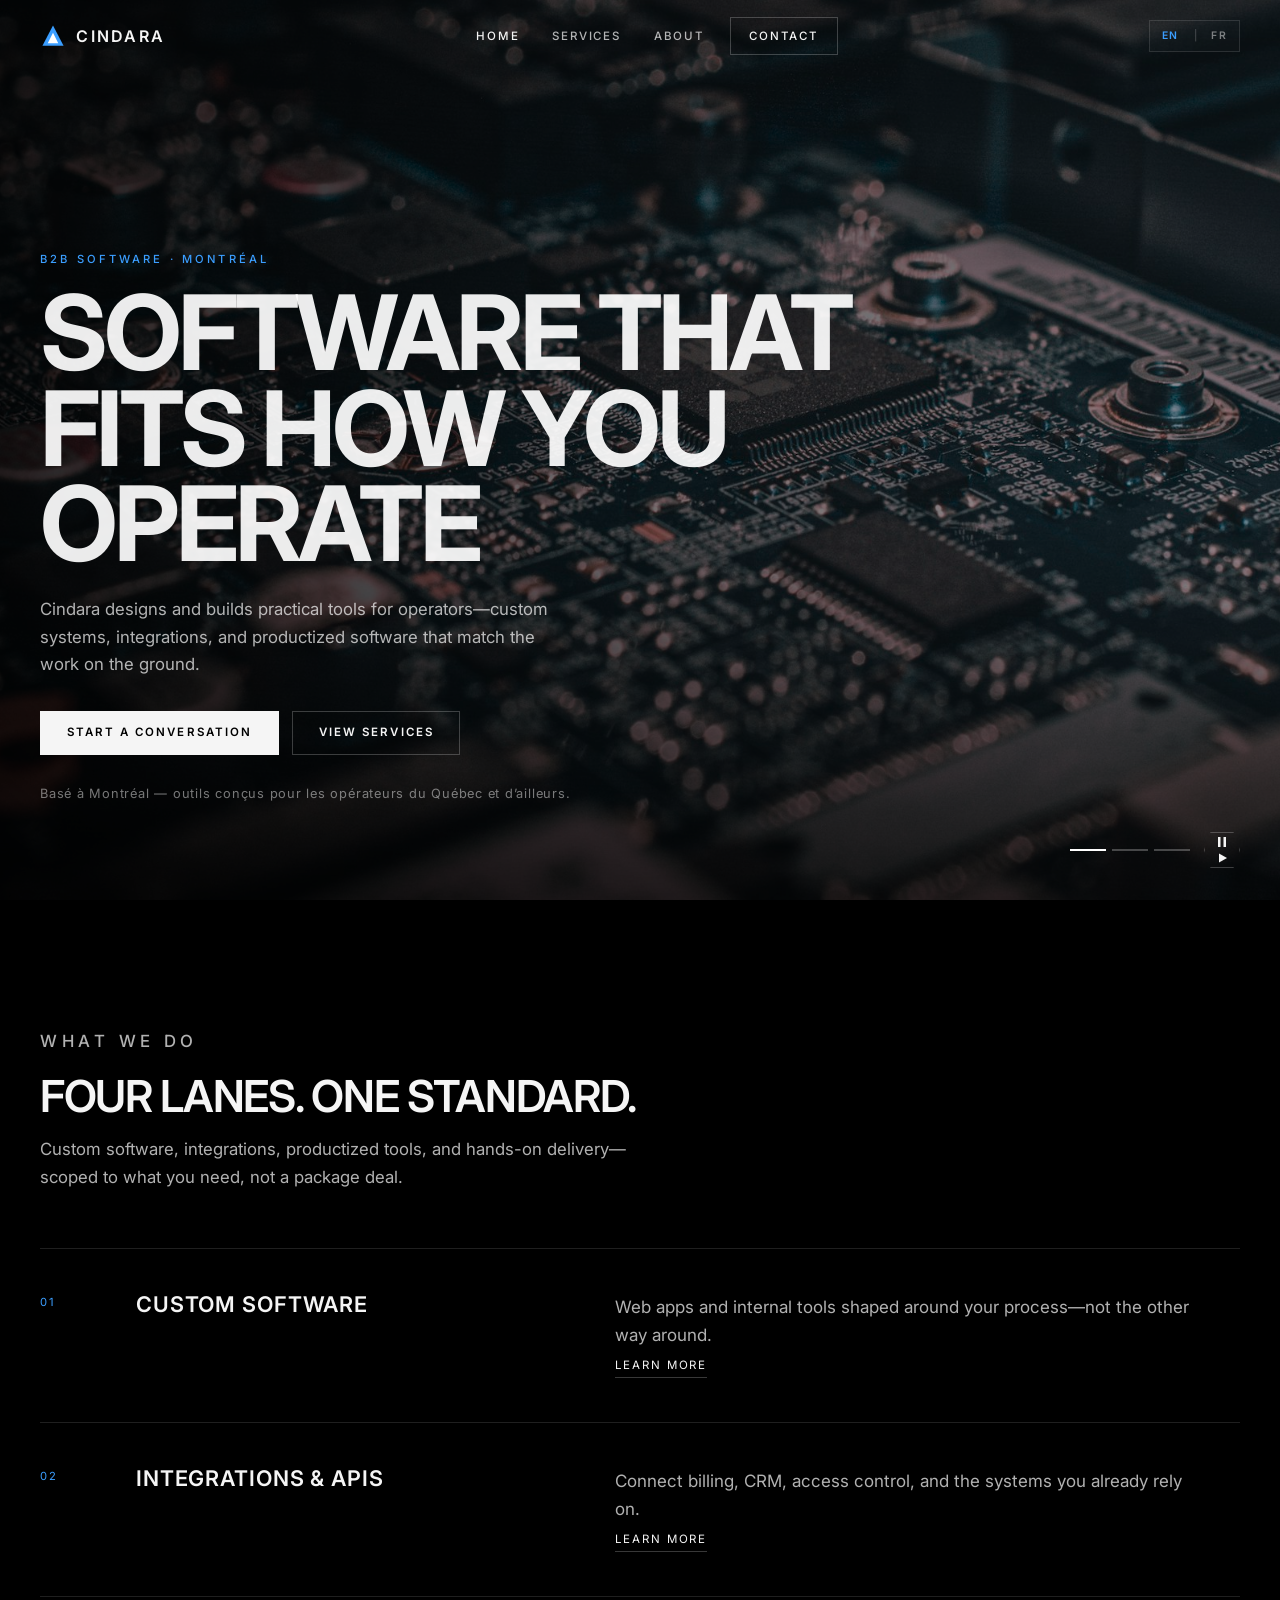
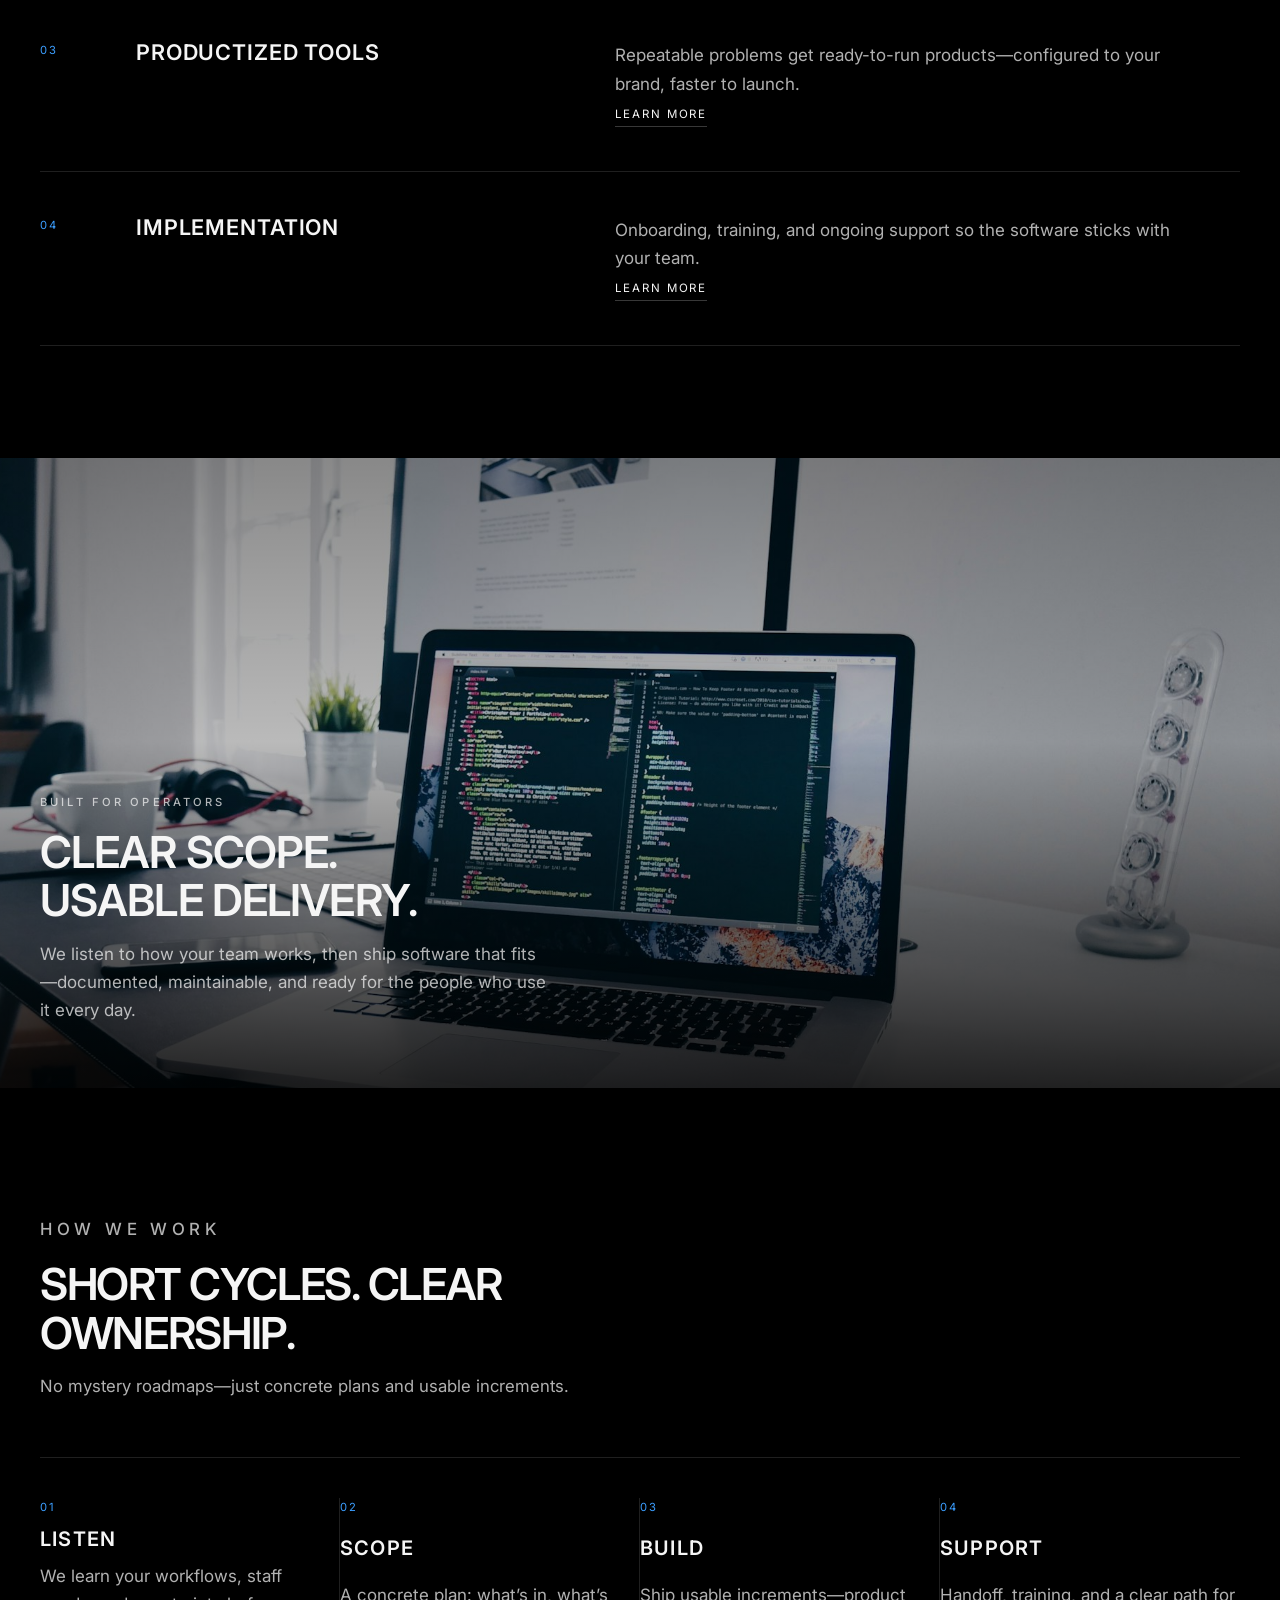
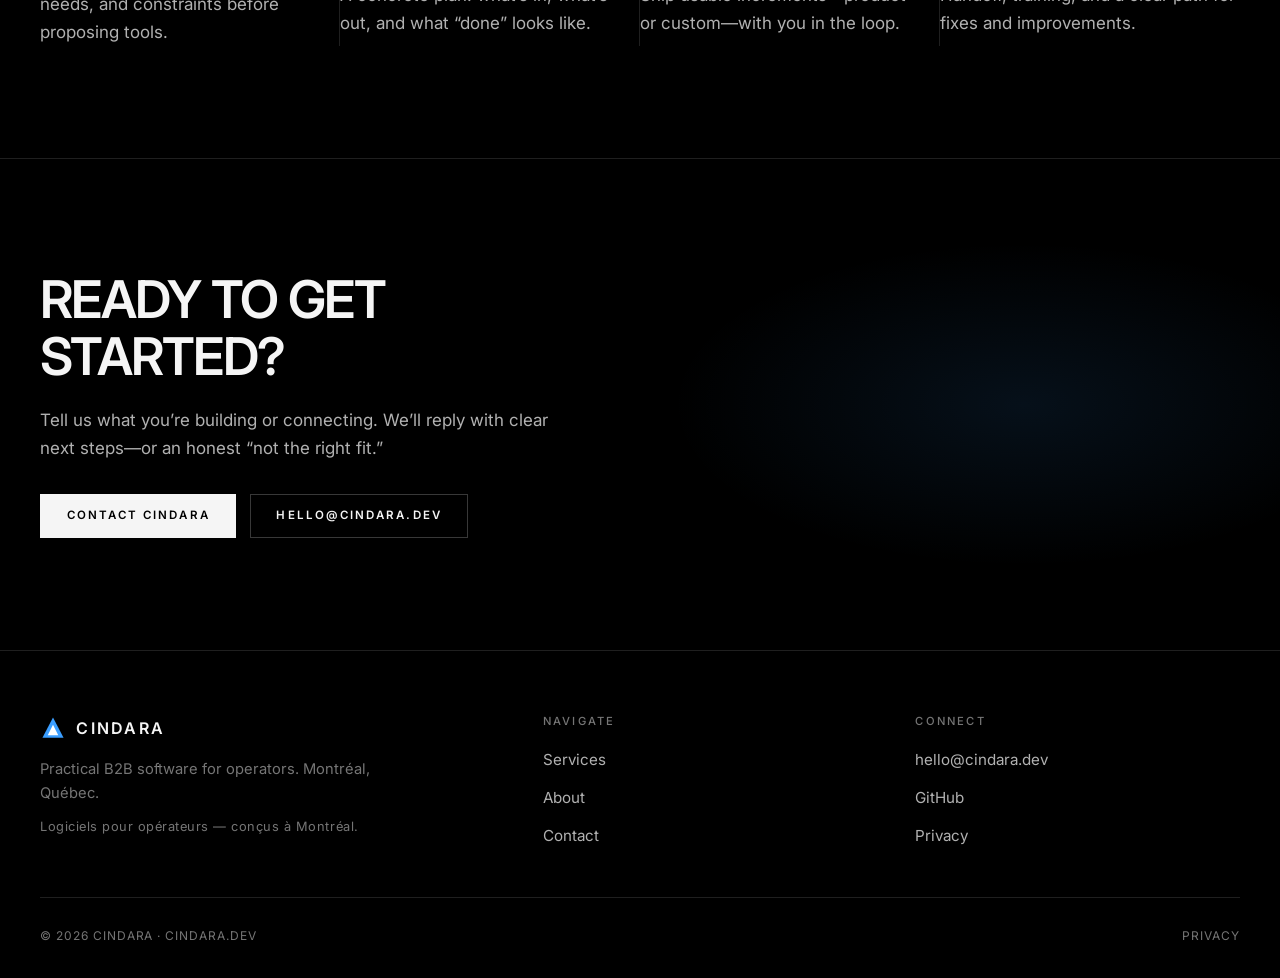
<file: index.html>
<!DOCTYPE html>
<html lang="en">
<head>
  <meta charset="UTF-8">
  <meta name="viewport" content="width=device-width, initial-scale=1">
  <meta name="description" content="Cindara builds practical B2B software for operators — custom tools, integrations, productized tools, and implementation. Montréal / Québec." data-i18n-meta="meta.index.desc">
  <title data-i18n-doc-title="meta.index.title">Cindara — Practical B2B software</title>
  <link rel="icon" href="favicon.svg" type="image/svg+xml">
  <link rel="preconnect" href="https://fonts.googleapis.com">
  <link rel="preconnect" href="https://fonts.gstatic.com" crossorigin>
  <link href="https://fonts.googleapis.com/css2?family=Inter:wght@400;500;600;700&display=swap" rel="stylesheet">
  <link rel="stylesheet" href="css/styles.css">
</head>
<body>
  <a class="skip-link" href="#main" data-i18n="skip">Skip to content</a>

  <header class="site-header">
    <div class="container header-inner">
      <a class="logo" href="index.html" aria-label="Cindara home" data-i18n-aria="logo.aria">
        <svg class="logo-mark" viewBox="0 0 32 32" fill="none" aria-hidden="true">
          <path d="M16 3L29 28H3L16 3Z" fill="#3B9EFF"/>
          <path d="M16 12L22.5 25H9.5L16 12Z" fill="#FFFFFF"/>
        </svg>
        Cindara
      </a>
      <nav class="nav-desktop" aria-label="Primary" data-i18n-aria="nav.primary">
        <a href="index.html" class="active" aria-current="page" data-i18n="nav.home">Home</a>
        <a href="services.html" data-i18n="nav.services">Services</a>
        <a href="about.html" data-i18n="nav.about">About</a>
        <a href="contact.html" class="nav-cta" data-i18n="nav.contact">Contact</a>
      </nav>
      <div class="header-actions">
        <div class="lang-switch" role="group" aria-label="Language" data-i18n-aria="lang.label">
          <button type="button" class="lang-btn is-active" data-lang="en" aria-pressed="true">EN</button>
          <span class="lang-sep" aria-hidden="true">|</span>
          <button type="button" class="lang-btn" data-lang="fr" aria-pressed="false">FR</button>
        </div>
        <button class="menu-toggle" type="button" aria-label="Open menu" data-i18n-aria="nav.open" aria-expanded="false" aria-controls="mobile-nav">
          <span></span><span></span><span></span>
        </button>
      </div>
    </div>
    <nav id="mobile-nav" class="nav-mobile" aria-label="Mobile" data-i18n-aria="nav.mobile">
      <a href="index.html" class="active" aria-current="page" data-i18n="nav.home">Home</a>
        <a href="services.html" data-i18n="nav.services">Services</a>
        <a href="about.html" data-i18n="nav.about">About</a>
        <a href="contact.html" class="nav-cta" data-i18n="nav.contact">Contact</a>
    </nav>
  </header>

  <main id="main">
    <section class="hero-cinematic" aria-label="Introduction" data-i18n-aria="home.hero.aria">
      <div class="hero-slides" aria-hidden="true">
        <div class="hero-slide is-active">
          <div class="hero-slide__media" style="background-image: url('images/hero-tech.jpg')"></div>
        </div>
        <div class="hero-slide">
          <div class="hero-slide__media" style="background-image: url('images/circuit-dark.jpg')"></div>
        </div>
        <div class="hero-slide">
          <div class="hero-slide__media" style="background-image: url('images/code-desk.jpg')"></div>
        </div>
      </div>
      <div class="hero-overlay"></div>
      <div class="hero-content">
        <p class="eyebrow" data-i18n="home.hero.eyebrow">B2B software · Montréal</p>
        <h1 data-i18n="home.hero.title">Software that fits how you operate</h1>
        <p class="hero-lead" data-i18n="home.hero.lead">
          Cindara designs and builds practical tools for operators—custom systems, integrations, and productized software that match the work on the ground.
        </p>
        <div class="btn-group">
          <a class="btn btn-primary" href="contact.html" data-i18n="home.hero.cta1">Start a conversation</a>
          <a class="btn btn-secondary" href="services.html" data-i18n="home.hero.cta2">View services</a>
        </div>
        <p class="hero-fr" data-i18n="home.hero.fr">Basé à Montréal — outils conçus pour les opérateurs du Québec et d’ailleurs.</p>
      </div>
      <div class="hero-controls">
        <div class="hero-progress" role="tablist" aria-label="Hero slides" data-i18n-aria="home.slides">
          <button type="button" class="is-active" aria-label="Slide 1" data-i18n-aria="home.slide1" aria-current="true"></button>
          <button type="button" aria-label="Slide 2" data-i18n-aria="home.slide2"></button>
          <button type="button" aria-label="Slide 3" data-i18n-aria="home.slide3"></button>
        </div>
        <button type="button" class="hero-pause" aria-label="Pause slideshow" data-i18n-aria="home.pause" aria-pressed="false">
          <svg class="icon-pause" viewBox="0 0 12 12" fill="currentColor" aria-hidden="true"><rect x="2" y="1" width="2.5" height="10"/><rect x="7.5" y="1" width="2.5" height="10"/></svg>
          <svg class="icon-play" viewBox="0 0 12 12" fill="currentColor" aria-hidden="true" hidden><path d="M3 1.5v9l8-4.5-8-4.5z"/></svg>
        </button>
      </div>
    </section>

    <section class="section" id="what-we-do">
      <div class="container">
        <div class="section-header reveal">
          <p class="eyebrow" data-i18n="home.what.eyebrow">What we do</p>
          <h2 data-i18n="home.what.title">Four lanes. One standard.</h2>
          <p data-i18n="home.what.lead">Custom software, integrations, productized tools, and hands-on delivery—scoped to what you need, not a package deal.</p>
        </div>
        <div class="offer-grid">
          <article class="offer-item reveal">
            <span class="offer-num">01</span>
            <h3 data-i18n="home.offer1.title">Custom software</h3>
            <div>
              <p data-i18n="home.offer1.body">Web apps and internal tools shaped around your process—not the other way around.</p>
              <a href="services.html" data-i18n="home.learnMore">Learn more</a>
            </div>
          </article>
          <article class="offer-item reveal">
            <span class="offer-num">02</span>
            <h3 data-i18n="home.offer2.title">Integrations &amp; APIs</h3>
            <div>
              <p data-i18n="home.offer2.body">Connect billing, CRM, access control, and the systems you already rely on.</p>
              <a href="services.html" data-i18n="home.learnMore">Learn more</a>
            </div>
          </article>
          <article class="offer-item reveal">
            <span class="offer-num">03</span>
            <h3 data-i18n="home.offer3.title">Productized tools</h3>
            <div>
              <p data-i18n="home.offer3.body">Repeatable problems get ready-to-run products—configured to your brand, faster to launch.</p>
              <a href="services.html" data-i18n="home.learnMore">Learn more</a>
            </div>
          </article>
          <article class="offer-item reveal">
            <span class="offer-num">04</span>
            <h3 data-i18n="home.offer4.title">Implementation</h3>
            <div>
              <p data-i18n="home.offer4.body">Onboarding, training, and ongoing support so the software sticks with your team.</p>
              <a href="services.html" data-i18n="home.learnMore">Learn more</a>
            </div>
          </article>
        </div>
      </div>
    </section>

    <section class="bleed-panel" aria-label="Technology" data-i18n-aria="home.built.aria">
      <div class="bleed-panel__media" style="background-image: url('images/laptop-code.jpg')"></div>
      <div class="bleed-panel__shade"></div>
      <div class="bleed-panel__content reveal">
        <p class="eyebrow" data-i18n="home.built.eyebrow">Built for operators</p>
        <h2 data-i18n="home.built.title">Clear scope. Usable delivery.</h2>
        <p data-i18n="home.built.body">We listen to how your team works, then ship software that fits—documented, maintainable, and ready for the people who use it every day.</p>
      </div>
    </section>

    <section class="section" id="process">
      <div class="container">
        <div class="section-header reveal">
          <p class="eyebrow" data-i18n="home.how.eyebrow">How we work</p>
          <h2 data-i18n="home.how.title">Short cycles. Clear ownership.</h2>
          <p data-i18n="home.how.lead">No mystery roadmaps—just concrete plans and usable increments.</p>
        </div>
        <ol class="steps">
          <li class="step reveal">
            <h3 data-i18n="home.step1.title">Listen</h3>
            <p data-i18n="home.step1.body">We learn your workflows, staff needs, and constraints before proposing tools.</p>
          </li>
          <li class="step reveal">
            <h3 data-i18n="home.step2.title">Scope</h3>
            <p data-i18n="home.step2.body">A concrete plan: what’s in, what’s out, and what “done” looks like.</p>
          </li>
          <li class="step reveal">
            <h3 data-i18n="home.step3.title">Build</h3>
            <p data-i18n="home.step3.body">Ship usable increments—product or custom—with you in the loop.</p>
          </li>
          <li class="step reveal">
            <h3 data-i18n="home.step4.title">Support</h3>
            <p data-i18n="home.step4.body">Handoff, training, and a clear path for fixes and improvements.</p>
          </li>
        </ol>
      </div>
    </section>

    <section class="cta-band">
      <div class="container reveal">
        <h2 data-i18n="home.cta.title">Ready to get started?</h2>
        <p data-i18n="home.cta.body">Tell us what you’re building or connecting. We’ll reply with clear next steps—or an honest “not the right fit.”</p>
        <div class="btn-group">
          <a class="btn btn-primary" href="contact.html" data-i18n="home.cta.btn">Contact Cindara</a>
          <a class="btn btn-secondary" href="mailto:hello@cindara.dev">hello@cindara.dev</a>
        </div>
      </div>
    </section>
  </main>

  <footer class="site-footer">
    <div class="container">
      <div class="footer-grid">
        <div class="footer-brand">
          <a class="logo" href="index.html">
            <svg class="logo-mark" viewBox="0 0 32 32" fill="none" aria-hidden="true">
              <path d="M16 3L29 28H3L16 3Z" fill="#3B9EFF"/>
              <path d="M16 12L22.5 25H9.5L16 12Z" fill="#FFFFFF"/>
            </svg>
            Cindara
          </a>
          <p data-i18n="footer.tagline">Practical B2B software for operators. Montréal, Québec.</p>
          <p class="footer-fr" data-i18n="footer.taglineAlt">Logiciels pour opérateurs — conçus à Montréal.</p>
        </div>
        <div class="footer-col">
          <h4 data-i18n="footer.navigate">Navigate</h4>
          <ul>
            <li><a href="services.html" data-i18n="nav.services">Services</a></li>
            <li><a href="about.html" data-i18n="nav.about">About</a></li>
            <li><a href="contact.html" data-i18n="nav.contact">Contact</a></li>
          </ul>
        </div>
        <div class="footer-col">
          <h4 data-i18n="footer.connect">Connect</h4>
          <ul>
            <li><a href="mailto:hello@cindara.dev">hello@cindara.dev</a></li>
            <li><a href="https://github.com/alexbalut/cindara" rel="noopener noreferrer" target="_blank">GitHub</a></li>
            <li><a href="privacy.html" data-i18n="footer.privacy">Privacy</a></li>
          </ul>
        </div>
      </div>
      <div class="footer-bottom">
        <span data-i18n="footer.copy">© 2026 Cindara · cindara.dev</span>
        <span><a href="privacy.html" data-i18n="footer.privacy">Privacy</a></span>
      </div>
    </div>
  </footer>

  <script src="js/i18n.js"></script>
  <script src="js/main.js"></script>
</body>
</html>
</file>
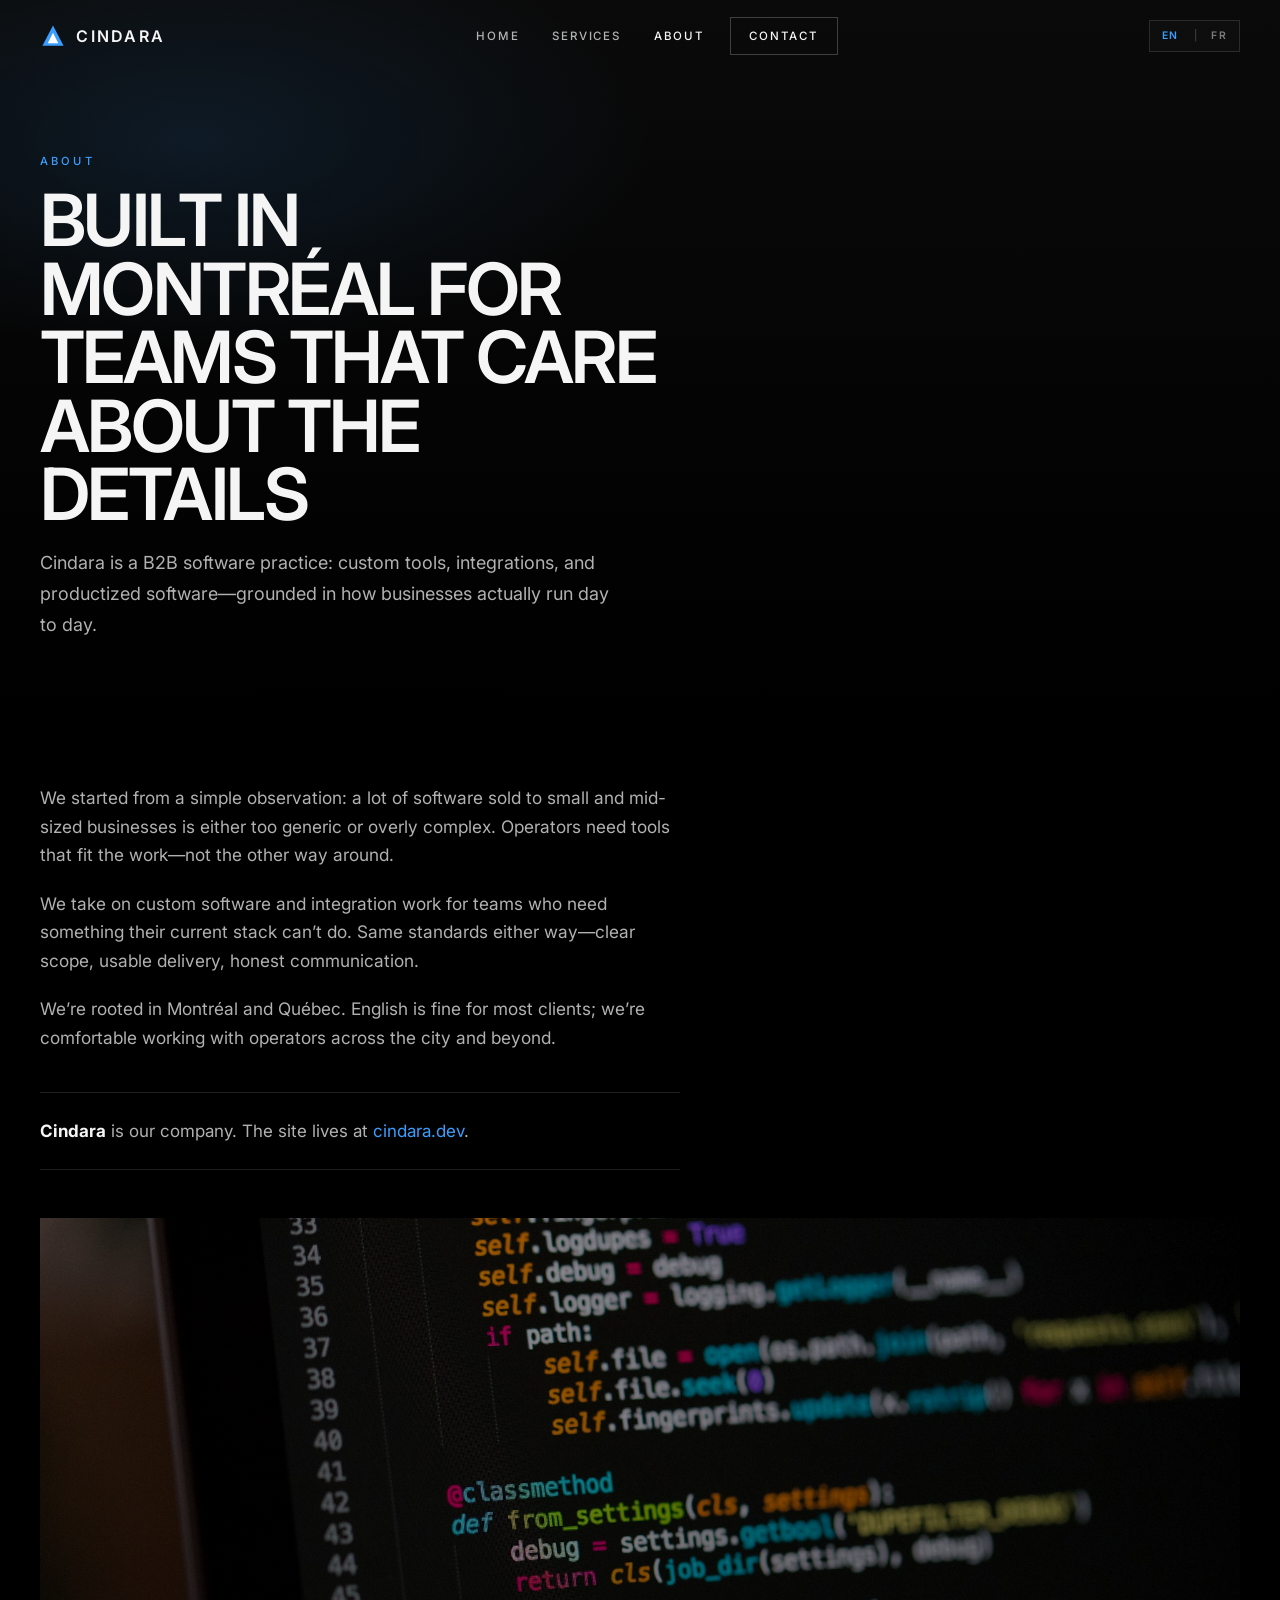
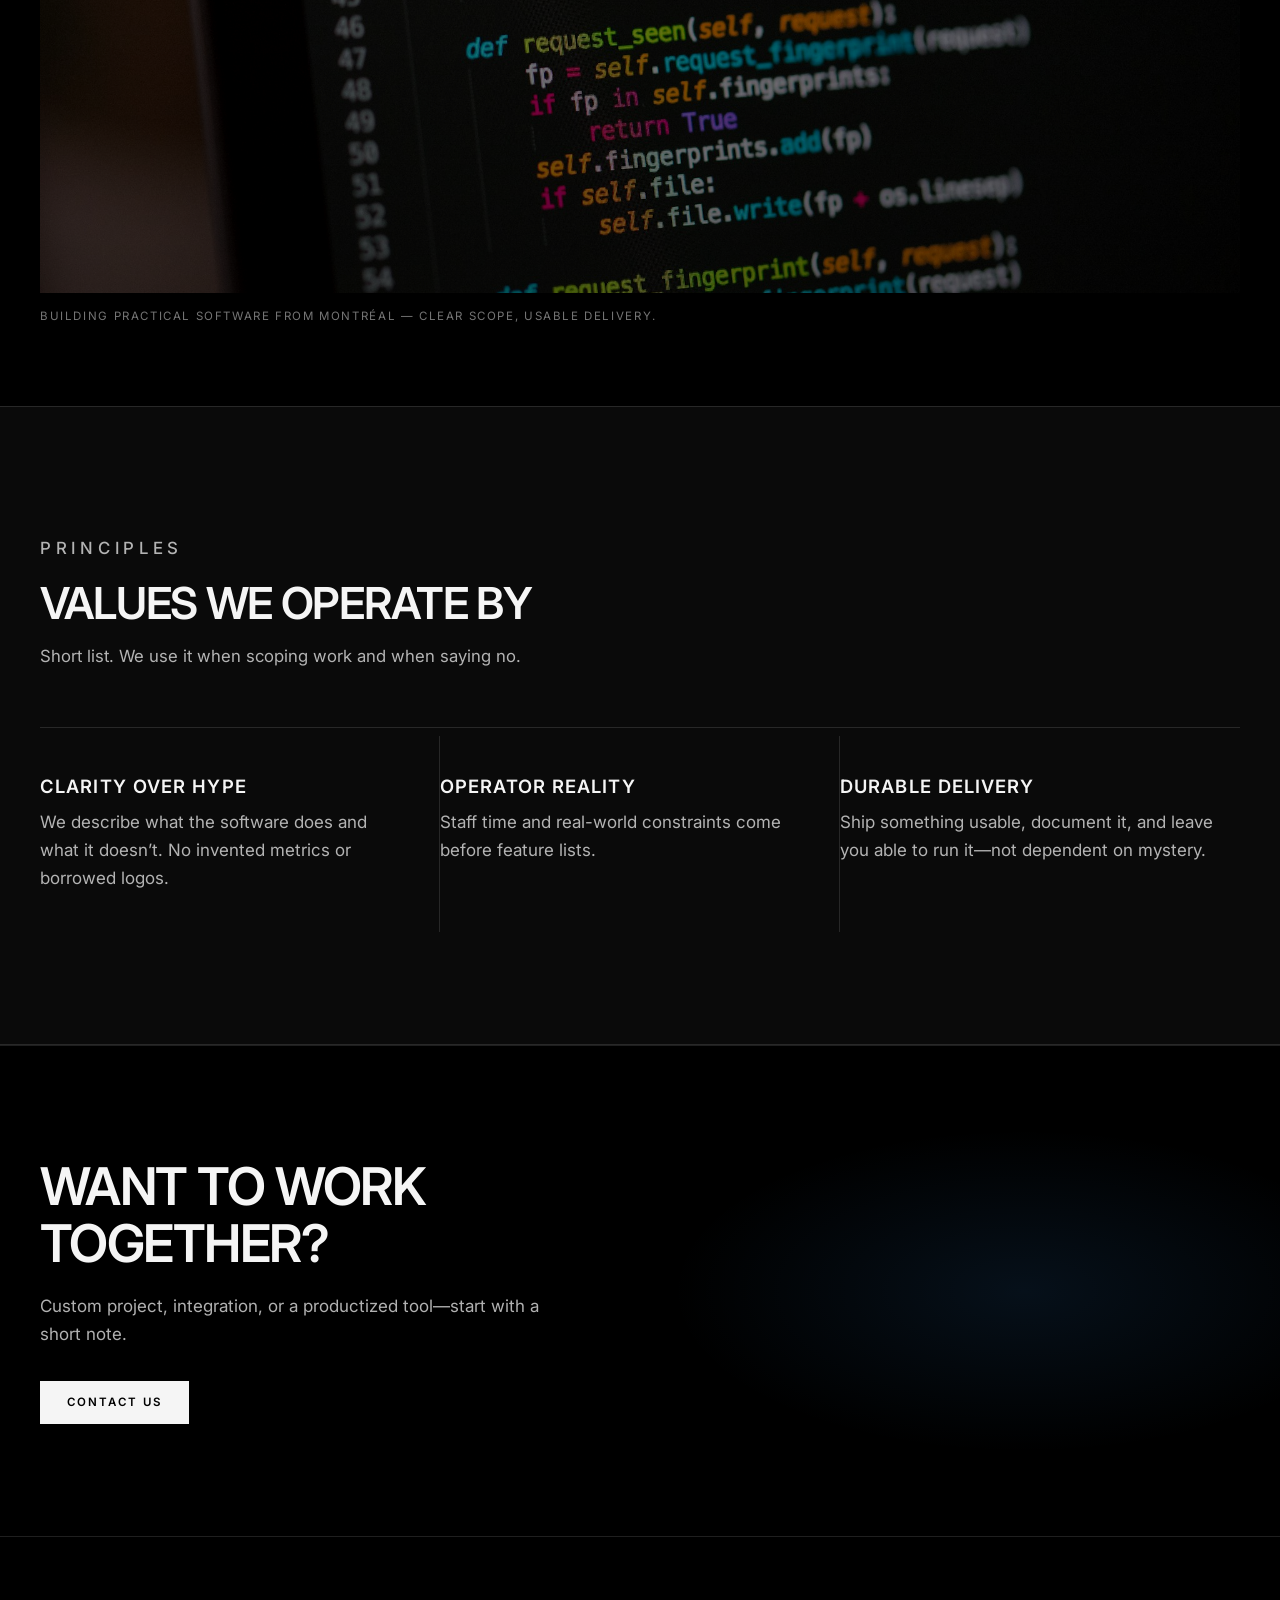
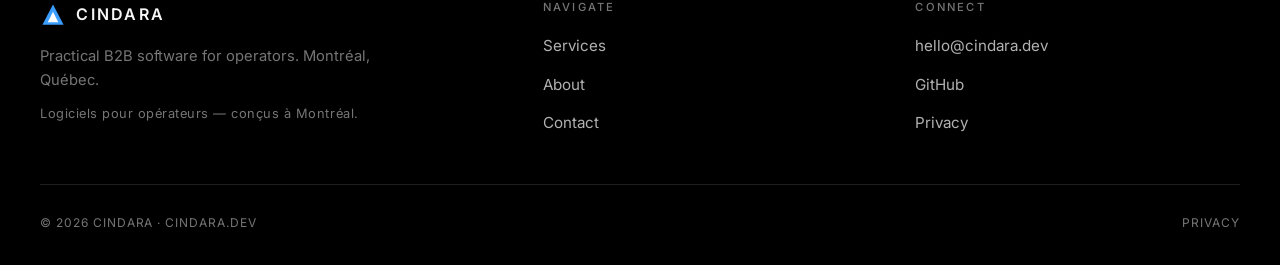
<file: about.html>
<!DOCTYPE html>
<html lang="en">
<head>
  <meta charset="UTF-8">
  <meta name="viewport" content="width=device-width, initial-scale=1">
  <meta name="description" content="About Cindara — a Montréal / Québec B2B software shop building practical tools for operators." data-i18n-meta="meta.about.desc">
  <title data-i18n-doc-title="meta.about.title">About — Cindara</title>
  <link rel="icon" href="favicon.svg" type="image/svg+xml">
  <link rel="preconnect" href="https://fonts.googleapis.com">
  <link rel="preconnect" href="https://fonts.gstatic.com" crossorigin>
  <link href="https://fonts.googleapis.com/css2?family=Inter:wght@400;500;600;700&display=swap" rel="stylesheet">
  <link rel="stylesheet" href="css/styles.css">
</head>
<body>
  <a class="skip-link" href="#main" data-i18n="skip">Skip to content</a>

  <header class="site-header">
    <div class="container header-inner">
      <a class="logo" href="index.html" aria-label="Cindara home" data-i18n-aria="logo.aria">
        <svg class="logo-mark" viewBox="0 0 32 32" fill="none" aria-hidden="true">
          <path d="M16 3L29 28H3L16 3Z" fill="#3B9EFF"/>
          <path d="M16 12L22.5 25H9.5L16 12Z" fill="#FFFFFF"/>
        </svg>
        Cindara
      </a>
      <nav class="nav-desktop" aria-label="Primary" data-i18n-aria="nav.primary">
        <a href="index.html" data-i18n="nav.home">Home</a>
        <a href="services.html" data-i18n="nav.services">Services</a>
        <a href="about.html" class="active" aria-current="page" data-i18n="nav.about">About</a>
        <a href="contact.html" class="nav-cta" data-i18n="nav.contact">Contact</a>
      </nav>
      <div class="header-actions">
        <div class="lang-switch" role="group" aria-label="Language" data-i18n-aria="lang.label">
          <button type="button" class="lang-btn is-active" data-lang="en" aria-pressed="true">EN</button>
          <span class="lang-sep" aria-hidden="true">|</span>
          <button type="button" class="lang-btn" data-lang="fr" aria-pressed="false">FR</button>
        </div>
        <button class="menu-toggle" type="button" aria-label="Open menu" data-i18n-aria="nav.open" aria-expanded="false" aria-controls="mobile-nav">
          <span></span><span></span><span></span>
        </button>
      </div>
    </div>
    <nav id="mobile-nav" class="nav-mobile" aria-label="Mobile" data-i18n-aria="nav.mobile">
      <a href="index.html" data-i18n="nav.home">Home</a>
        <a href="services.html" data-i18n="nav.services">Services</a>
        <a href="about.html" class="active" aria-current="page" data-i18n="nav.about">About</a>
        <a href="contact.html" class="nav-cta" data-i18n="nav.contact">Contact</a>
    </nav>
  </header>

  <main id="main">
    <div class="page-hero">
      <div class="container">
        <p class="eyebrow" data-i18n="about.eyebrow">About</p>
        <h1 data-i18n="about.title">Built in Montréal for teams that care about the details</h1>
        <p class="lead" data-i18n="about.lead">Cindara is a B2B software practice: custom tools, integrations, and productized software—grounded in how businesses actually run day to day.</p>
      </div>
    </div>

    <section class="section section-tight">
      <div class="container">
        <div class="prose reveal">
          <p data-i18n="about.p1">
            We started from a simple observation: a lot of software sold to small and mid-sized businesses is either too generic or overly complex. Operators need tools that fit the work—not the other way around.
          </p>
          <p data-i18n="about.p2">
            We take on custom software and integration work for teams who need something their current stack can’t do. Same standards either way—clear scope, usable delivery, honest communication.
          </p>
          <p data-i18n="about.p3">
            We’re rooted in Montréal and Québec. English is fine for most clients; we’re comfortable working with operators across the city and beyond.
          </p>
        </div>

        <div class="note-box reveal" data-i18n-html="about.note.html">
          <strong>Cindara</strong> is our company. The site lives at <a href="https://cindara.dev">cindara.dev</a>.
        </div>

        <figure class="figure-bleed reveal">
          <div class="photo-frame">
            <img src="images/code-desk.jpg" alt="Dark desk with a monitor showing code" data-i18n-alt="about.img.alt" width="1920" height="1080" loading="lazy">
          </div>
          <figcaption class="photo-caption" data-i18n="about.caption">Building practical software from Montréal — clear scope, usable delivery.</figcaption>
        </figure>
      </div>
    </section>

    <section class="section section-dark">
      <div class="container">
        <div class="section-header reveal">
          <p class="eyebrow" data-i18n="about.principles.eyebrow">Principles</p>
          <h2 data-i18n="about.principles.title">Values we operate by</h2>
          <p data-i18n="about.principles.lead">Short list. We use it when scoping work and when saying no.</p>
        </div>
        <div class="values">
          <div class="value-card reveal">
            <h3 data-i18n="about.v1.title">Clarity over hype</h3>
            <p data-i18n="about.v1.body">We describe what the software does and what it doesn’t. No invented metrics or borrowed logos.</p>
          </div>
          <div class="value-card reveal">
            <h3 data-i18n="about.v2.title">Operator reality</h3>
            <p data-i18n="about.v2.body">Staff time and real-world constraints come before feature lists.</p>
          </div>
          <div class="value-card reveal">
            <h3 data-i18n="about.v3.title">Durable delivery</h3>
            <p data-i18n="about.v3.body">Ship something usable, document it, and leave you able to run it—not dependent on mystery.</p>
          </div>
        </div>
      </div>
    </section>

    <section class="cta-band">
      <div class="container reveal">
        <h2 data-i18n="about.cta.title">Want to work together?</h2>
        <p data-i18n="about.cta.body">Custom project, integration, or a productized tool—start with a short note.</p>
        <div class="btn-group">
          <a class="btn btn-primary" href="contact.html" data-i18n="about.cta.btn">Contact us</a>
        </div>
      </div>
    </section>
  </main>

  <footer class="site-footer">
    <div class="container">
      <div class="footer-grid">
        <div class="footer-brand">
          <a class="logo" href="index.html">
            <svg class="logo-mark" viewBox="0 0 32 32" fill="none" aria-hidden="true">
              <path d="M16 3L29 28H3L16 3Z" fill="#3B9EFF"/>
              <path d="M16 12L22.5 25H9.5L16 12Z" fill="#FFFFFF"/>
            </svg>
            Cindara
          </a>
          <p data-i18n="footer.tagline">Practical B2B software for operators. Montréal, Québec.</p>
          <p class="footer-fr" data-i18n="footer.taglineAlt">Logiciels pour opérateurs — conçus à Montréal.</p>
        </div>
        <div class="footer-col">
          <h4 data-i18n="footer.navigate">Navigate</h4>
          <ul>
            <li><a href="services.html" data-i18n="nav.services">Services</a></li>
            <li><a href="about.html" data-i18n="nav.about">About</a></li>
            <li><a href="contact.html" data-i18n="nav.contact">Contact</a></li>
          </ul>
        </div>
        <div class="footer-col">
          <h4 data-i18n="footer.connect">Connect</h4>
          <ul>
            <li><a href="mailto:hello@cindara.dev">hello@cindara.dev</a></li>
            <li><a href="https://github.com/alexbalut/cindara" rel="noopener noreferrer" target="_blank">GitHub</a></li>
            <li><a href="privacy.html" data-i18n="footer.privacy">Privacy</a></li>
          </ul>
        </div>
      </div>
      <div class="footer-bottom">
        <span data-i18n="footer.copy">© 2026 Cindara · cindara.dev</span>
        <span><a href="privacy.html" data-i18n="footer.privacy">Privacy</a></span>
      </div>
    </div>
  </footer>

  <script src="js/i18n.js"></script>
  <script src="js/main.js"></script>
</body>
</html>
</file>
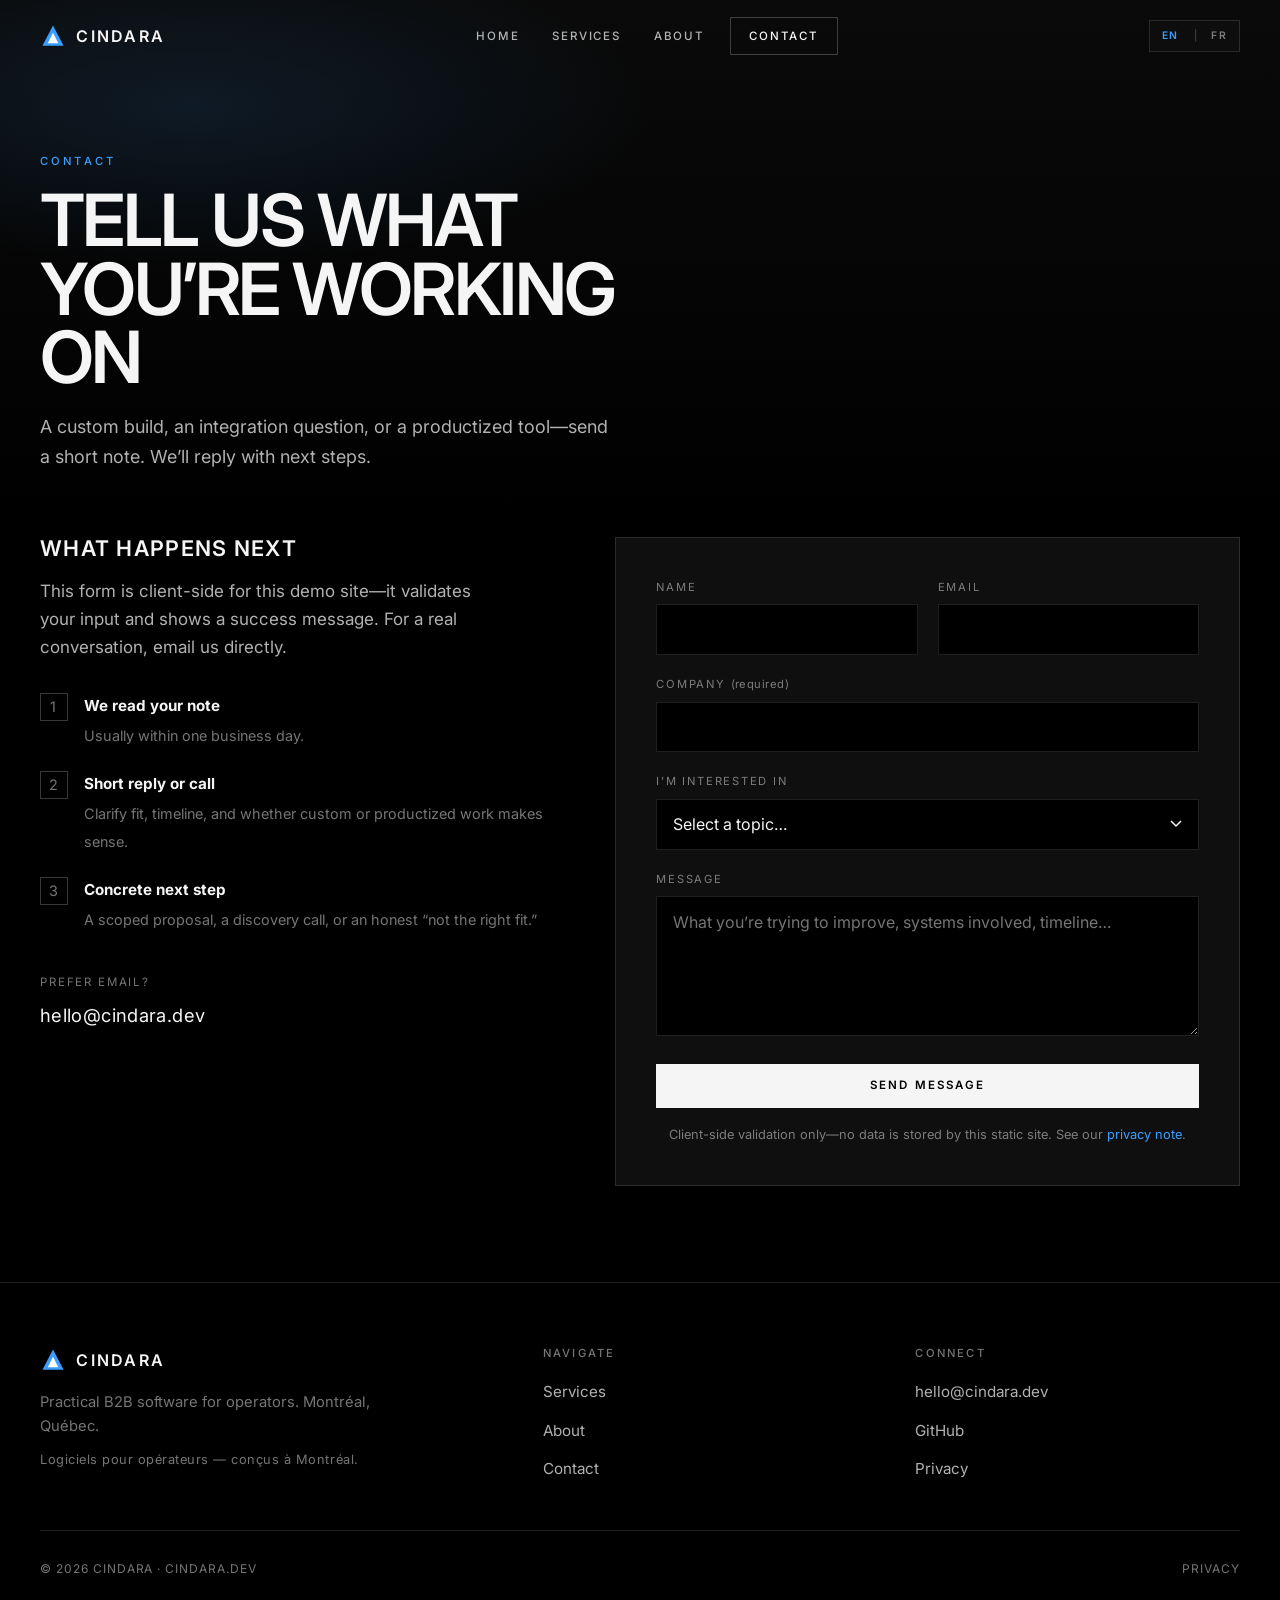
<file: contact.html>
<!DOCTYPE html>
<html lang="en">
<head>
  <meta charset="UTF-8">
  <meta name="viewport" content="width=device-width, initial-scale=1">
  <meta name="description" content="Contact Cindara — ask about custom B2B software, integrations, or productized tools." data-i18n-meta="meta.contact.desc">
  <title data-i18n-doc-title="meta.contact.title">Contact — Cindara</title>
  <link rel="icon" href="favicon.svg" type="image/svg+xml">
  <link rel="preconnect" href="https://fonts.googleapis.com">
  <link rel="preconnect" href="https://fonts.gstatic.com" crossorigin>
  <link href="https://fonts.googleapis.com/css2?family=Inter:wght@400;500;600;700&display=swap" rel="stylesheet">
  <link rel="stylesheet" href="css/styles.css">
</head>
<body>
  <a class="skip-link" href="#main" data-i18n="skip">Skip to content</a>

  <header class="site-header">
    <div class="container header-inner">
      <a class="logo" href="index.html" aria-label="Cindara home" data-i18n-aria="logo.aria">
        <svg class="logo-mark" viewBox="0 0 32 32" fill="none" aria-hidden="true">
          <path d="M16 3L29 28H3L16 3Z" fill="#3B9EFF"/>
          <path d="M16 12L22.5 25H9.5L16 12Z" fill="#FFFFFF"/>
        </svg>
        Cindara
      </a>
      <nav class="nav-desktop" aria-label="Primary" data-i18n-aria="nav.primary">
        <a href="index.html" data-i18n="nav.home">Home</a>
        <a href="services.html" data-i18n="nav.services">Services</a>
        <a href="about.html" data-i18n="nav.about">About</a>
        <a href="contact.html" class="nav-cta active" aria-current="page" data-i18n="nav.contact">Contact</a>
      </nav>
      <div class="header-actions">
        <div class="lang-switch" role="group" aria-label="Language" data-i18n-aria="lang.label">
          <button type="button" class="lang-btn is-active" data-lang="en" aria-pressed="true">EN</button>
          <span class="lang-sep" aria-hidden="true">|</span>
          <button type="button" class="lang-btn" data-lang="fr" aria-pressed="false">FR</button>
        </div>
        <button class="menu-toggle" type="button" aria-label="Open menu" data-i18n-aria="nav.open" aria-expanded="false" aria-controls="mobile-nav">
          <span></span><span></span><span></span>
        </button>
      </div>
    </div>
    <nav id="mobile-nav" class="nav-mobile" aria-label="Mobile" data-i18n-aria="nav.mobile">
      <a href="index.html" data-i18n="nav.home">Home</a>
        <a href="services.html" data-i18n="nav.services">Services</a>
        <a href="about.html" data-i18n="nav.about">About</a>
        <a href="contact.html" class="nav-cta active" aria-current="page" data-i18n="nav.contact">Contact</a>
    </nav>
  </header>

  <main id="main">
    <div class="page-hero">
      <div class="container">
        <p class="eyebrow" data-i18n="contact.eyebrow">Contact</p>
        <h1 data-i18n="contact.title">Tell us what you’re working on</h1>
        <p class="lead" data-i18n="contact.lead">A custom build, an integration question, or a productized tool—send a short note. We’ll reply with next steps.</p>
      </div>
    </div>

    <div class="container contact-grid">
      <aside class="contact-info reveal">
        <h2 data-i18n="contact.next.title">What happens next</h2>
        <p data-i18n="contact.next.intro">This form is client-side for this demo site—it validates your input and shows a success message. For a real conversation, email us directly.</p>
        <ol class="next-steps">
          <li>
            <span class="next-num" aria-hidden="true">1</span>
            <div>
              <strong data-i18n="contact.next1.title">We read your note</strong>
              <span data-i18n="contact.next1.body">Usually within one business day.</span>
            </div>
          </li>
          <li>
            <span class="next-num" aria-hidden="true">2</span>
            <div>
              <strong data-i18n="contact.next2.title">Short reply or call</strong>
              <span data-i18n="contact.next2.body">Clarify fit, timeline, and whether custom or productized work makes sense.</span>
            </div>
          </li>
          <li>
            <span class="next-num" aria-hidden="true">3</span>
            <div>
              <strong data-i18n="contact.next3.title">Concrete next step</strong>
              <span data-i18n="contact.next3.body">A scoped proposal, a discovery call, or an honest “not the right fit.”</span>
            </div>
          </li>
        </ol>
        <div class="contact-email">
          <p data-i18n="contact.prefer">Prefer email?</p>
          <a href="mailto:hello@cindara.dev">hello@cindara.dev</a>
        </div>
      </aside>

      <div class="form-card reveal">
        <div id="form-success" class="form-success" role="status" aria-live="polite">
          <svg width="48" height="48" fill="none" stroke="currentColor" stroke-width="2" viewBox="0 0 24 24" aria-hidden="true"><circle cx="12" cy="12" r="10"/><path d="M8 12l3 3 5-6"/></svg>
          <h3 data-i18n="contact.success.title">Message ready</h3>
          <p data-i18n-html="contact.success.html">Thanks—your details look good. On this demo site nothing is sent to a server. Email <a href="mailto:hello@cindara.dev">hello@cindara.dev</a> with the same info, or reconnect this form to your backend when you’re ready.</p>
        </div>
        <form id="contact-form" class="form-fields" novalidate>
          <div class="form-row">
            <div class="form-group">
              <label for="name" data-i18n="contact.label.name">Name</label>
              <input type="text" id="name" name="name" autocomplete="name" required aria-describedby="name-error">
              <p id="name-error" class="field-error" role="alert"></p>
            </div>
            <div class="form-group">
              <label for="email" data-i18n="contact.label.email">Email</label>
              <input type="email" id="email" name="email" autocomplete="email" required aria-describedby="email-error">
              <p id="email-error" class="field-error" role="alert"></p>
            </div>
          </div>
          <div class="form-group">
            <label for="company"><span data-i18n="contact.label.company">Company</span> <span class="hint" data-i18n="contact.label.companyHint">(required)</span></label>
            <input type="text" id="company" name="company" autocomplete="organization" required aria-describedby="company-error">
            <p id="company-error" class="field-error" role="alert"></p>
          </div>
          <div class="form-group">
            <label for="interest" data-i18n="contact.label.interest">I’m interested in</label>
            <select id="interest" name="interest" required aria-describedby="interest-error">
              <option value="" data-i18n="contact.option.blank">Select a topic…</option>
              <option value="custom" data-i18n="contact.option.custom">Custom software</option>
              <option value="integrations" data-i18n="contact.option.integrations">Integrations / APIs</option>
              <option value="productized" data-i18n="contact.option.productized">Productized tools</option>
              <option value="support" data-i18n="contact.option.support">Implementation &amp; support</option>
              <option value="other" data-i18n="contact.option.other">Something else</option>
            </select>
            <p id="interest-error" class="field-error" role="alert"></p>
          </div>
          <div class="form-group">
            <label for="message" data-i18n="contact.label.message">Message</label>
            <textarea id="message" name="message" required aria-describedby="message-error" placeholder="What you’re trying to improve, systems involved, timeline…" data-i18n-placeholder="contact.placeholder.message"></textarea>
            <p id="message-error" class="field-error" role="alert"></p>
          </div>
          <button type="submit" class="btn btn-primary" style="width: 100%;" data-i18n="contact.submit">Send message</button>
          <p style="margin-top: 1rem; font-size: 0.8rem; color: var(--text-dim); text-align: center;" data-i18n-html="contact.disclaimer.html">
            Client-side validation only—no data is stored by this static site. See our <a href="privacy.html">privacy note</a>.
          </p>
        </form>
      </div>
    </div>
  </main>

  <footer class="site-footer">
    <div class="container">
      <div class="footer-grid">
        <div class="footer-brand">
          <a class="logo" href="index.html">
            <svg class="logo-mark" viewBox="0 0 32 32" fill="none" aria-hidden="true">
              <path d="M16 3L29 28H3L16 3Z" fill="#3B9EFF"/>
              <path d="M16 12L22.5 25H9.5L16 12Z" fill="#FFFFFF"/>
            </svg>
            Cindara
          </a>
          <p data-i18n="footer.tagline">Practical B2B software for operators. Montréal, Québec.</p>
          <p class="footer-fr" data-i18n="footer.taglineAlt">Logiciels pour opérateurs — conçus à Montréal.</p>
        </div>
        <div class="footer-col">
          <h4 data-i18n="footer.navigate">Navigate</h4>
          <ul>
            <li><a href="services.html" data-i18n="nav.services">Services</a></li>
            <li><a href="about.html" data-i18n="nav.about">About</a></li>
            <li><a href="contact.html" data-i18n="nav.contact">Contact</a></li>
          </ul>
        </div>
        <div class="footer-col">
          <h4 data-i18n="footer.connect">Connect</h4>
          <ul>
            <li><a href="mailto:hello@cindara.dev">hello@cindara.dev</a></li>
            <li><a href="https://github.com/alexbalut/cindara" rel="noopener noreferrer" target="_blank">GitHub</a></li>
            <li><a href="privacy.html" data-i18n="footer.privacy">Privacy</a></li>
          </ul>
        </div>
      </div>
      <div class="footer-bottom">
        <span data-i18n="footer.copy">© 2026 Cindara · cindara.dev</span>
        <span><a href="privacy.html" data-i18n="footer.privacy">Privacy</a></span>
      </div>
    </div>
  </footer>

  <script src="js/i18n.js"></script>
  <script src="js/main.js"></script>
</body>
</html>
</file>
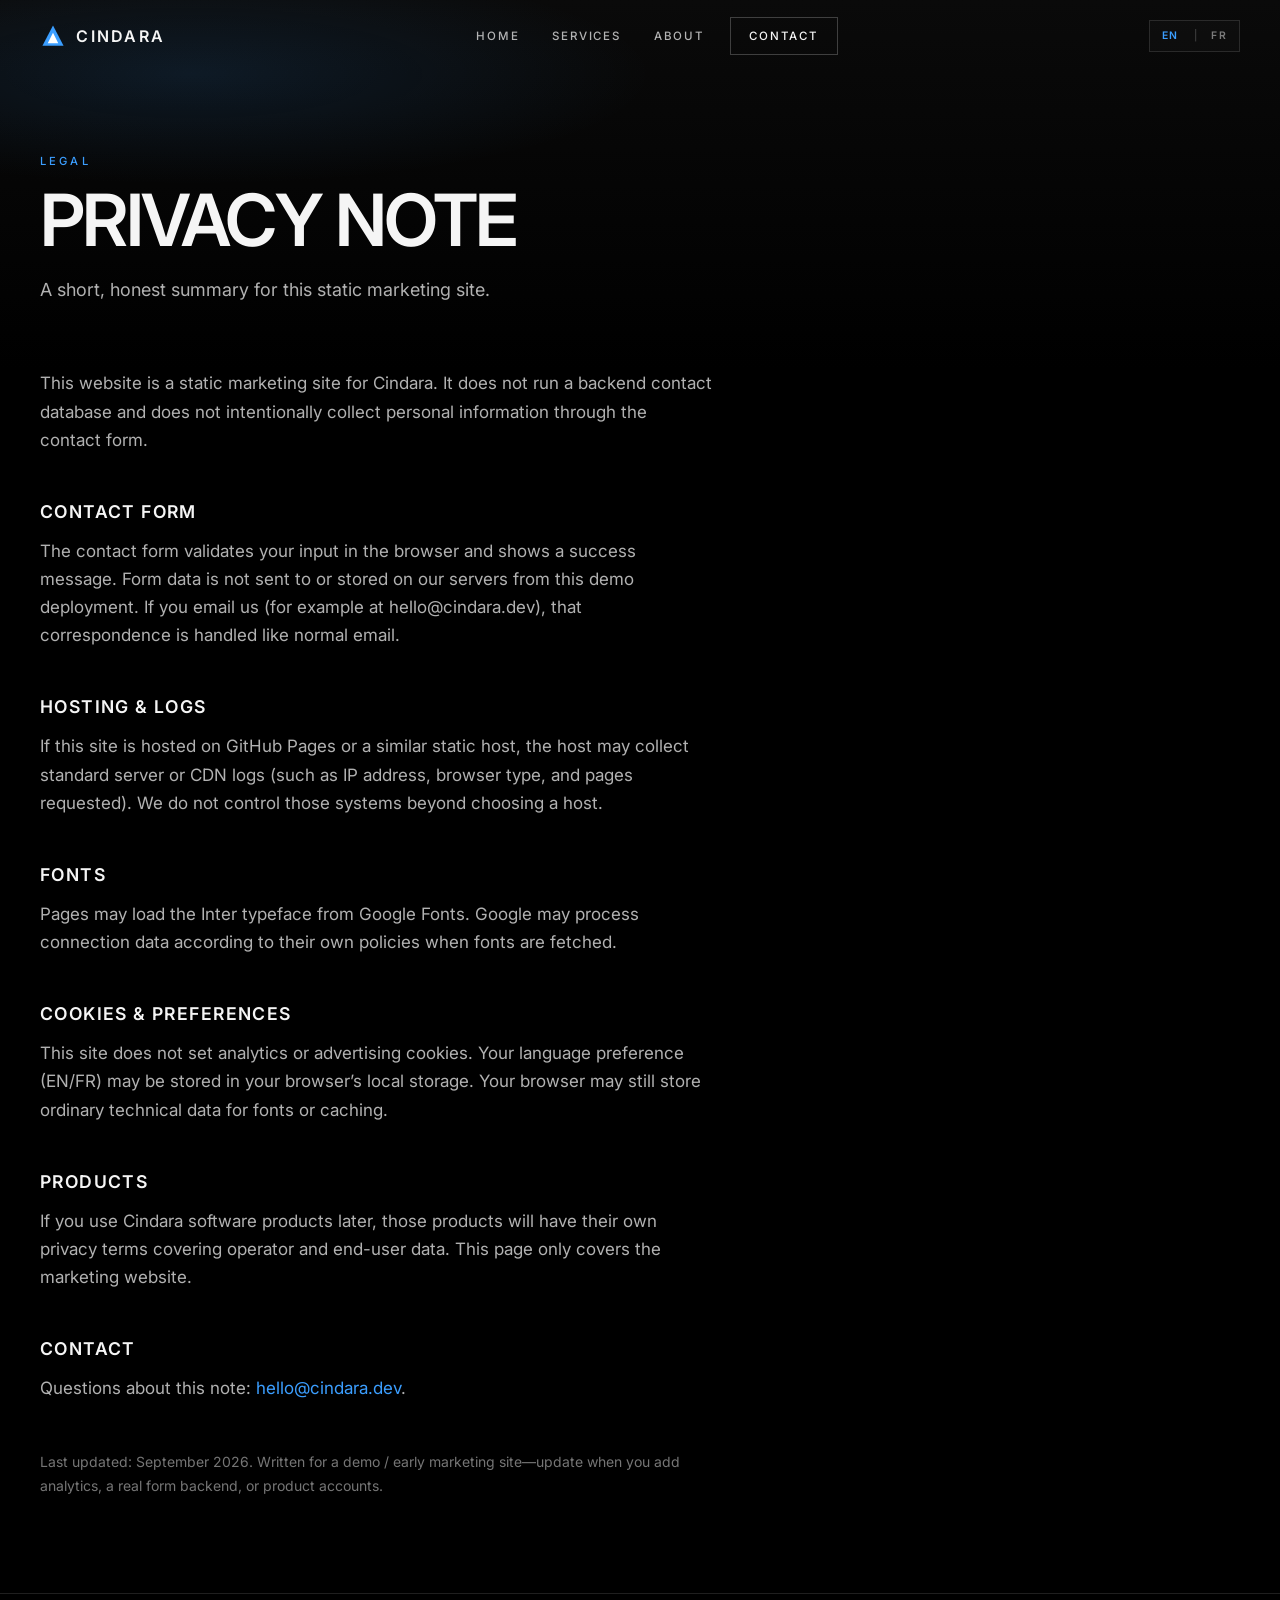
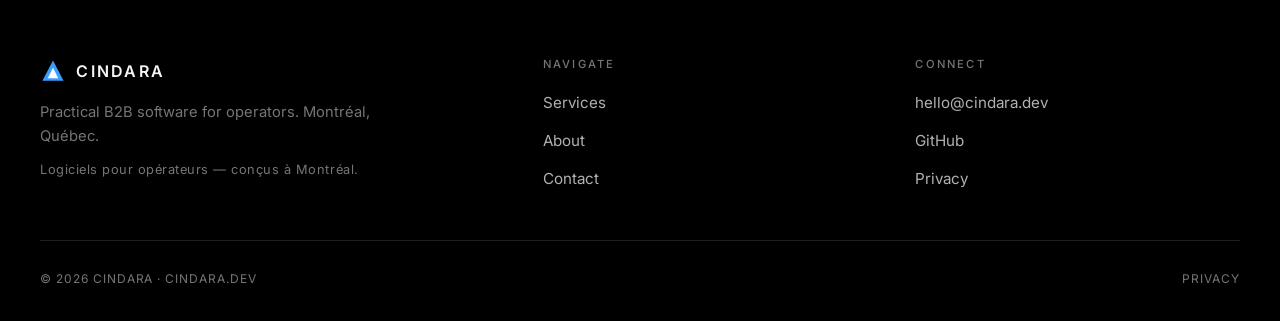
<file: privacy.html>
<!DOCTYPE html>
<html lang="en">
<head>
  <meta charset="UTF-8">
  <meta name="viewport" content="width=device-width, initial-scale=1">
  <meta name="description" content="Privacy note for the Cindara marketing site." data-i18n-meta="meta.privacy.desc">
  <title data-i18n-doc-title="meta.privacy.title">Privacy — Cindara</title>
  <link rel="icon" href="favicon.svg" type="image/svg+xml">
  <link rel="preconnect" href="https://fonts.googleapis.com">
  <link rel="preconnect" href="https://fonts.gstatic.com" crossorigin>
  <link href="https://fonts.googleapis.com/css2?family=Inter:wght@400;500;600;700&display=swap" rel="stylesheet">
  <link rel="stylesheet" href="css/styles.css">
</head>
<body>
  <a class="skip-link" href="#main" data-i18n="skip">Skip to content</a>

  <header class="site-header">
    <div class="container header-inner">
      <a class="logo" href="index.html" aria-label="Cindara home" data-i18n-aria="logo.aria">
        <svg class="logo-mark" viewBox="0 0 32 32" fill="none" aria-hidden="true">
          <path d="M16 3L29 28H3L16 3Z" fill="#3B9EFF"/>
          <path d="M16 12L22.5 25H9.5L16 12Z" fill="#FFFFFF"/>
        </svg>
        Cindara
      </a>
      <nav class="nav-desktop" aria-label="Primary" data-i18n-aria="nav.primary">
        <a href="index.html" data-i18n="nav.home">Home</a>
        <a href="services.html" data-i18n="nav.services">Services</a>
        <a href="about.html" data-i18n="nav.about">About</a>
        <a href="contact.html" class="nav-cta" data-i18n="nav.contact">Contact</a>
      </nav>
      <div class="header-actions">
        <div class="lang-switch" role="group" aria-label="Language" data-i18n-aria="lang.label">
          <button type="button" class="lang-btn is-active" data-lang="en" aria-pressed="true">EN</button>
          <span class="lang-sep" aria-hidden="true">|</span>
          <button type="button" class="lang-btn" data-lang="fr" aria-pressed="false">FR</button>
        </div>
        <button class="menu-toggle" type="button" aria-label="Open menu" data-i18n-aria="nav.open" aria-expanded="false" aria-controls="mobile-nav">
          <span></span><span></span><span></span>
        </button>
      </div>
    </div>
    <nav id="mobile-nav" class="nav-mobile" aria-label="Mobile" data-i18n-aria="nav.mobile">
      <a href="index.html" data-i18n="nav.home">Home</a>
        <a href="services.html" data-i18n="nav.services">Services</a>
        <a href="about.html" data-i18n="nav.about">About</a>
        <a href="contact.html" class="nav-cta" data-i18n="nav.contact">Contact</a>
    </nav>
  </header>

  <main id="main">
    <div class="page-hero">
      <div class="container">
        <p class="eyebrow" data-i18n="privacy.eyebrow">Legal</p>
        <h1 data-i18n="privacy.title">Privacy note</h1>
        <p class="lead" data-i18n="privacy.lead">A short, honest summary for this static marketing site.</p>
      </div>
    </div>

    <div class="container">
      <article class="legal">
        <p data-i18n="privacy.intro">This website is a static marketing site for Cindara. It does not run a backend contact database and does not intentionally collect personal information through the contact form.</p>

        <h2 data-i18n="privacy.form.h">Contact form</h2>
        <p data-i18n="privacy.form.p">The contact form validates your input in the browser and shows a success message. Form data is not sent to or stored on our servers from this demo deployment. If you email us (for example at hello@cindara.dev), that correspondence is handled like normal email.</p>

        <h2 data-i18n="privacy.host.h">Hosting &amp; logs</h2>
        <p data-i18n="privacy.host.p">If this site is hosted on GitHub Pages or a similar static host, the host may collect standard server or CDN logs (such as IP address, browser type, and pages requested). We do not control those systems beyond choosing a host.</p>

        <h2 data-i18n="privacy.fonts.h">Fonts</h2>
        <p data-i18n="privacy.fonts.p">Pages may load the Inter typeface from Google Fonts. Google may process connection data according to their own policies when fonts are fetched.</p>

        <h2 data-i18n="privacy.cookies.h">Cookies &amp; preferences</h2>
        <p data-i18n="privacy.cookies.p">This site does not set analytics or advertising cookies. Your language preference (EN/FR) may be stored in your browser’s local storage. Your browser may still store ordinary technical data for fonts or caching.</p>

        <h2 data-i18n="privacy.products.h">Products</h2>
        <p data-i18n="privacy.products.p">If you use Cindara software products later, those products will have their own privacy terms covering operator and end-user data. This page only covers the marketing website.</p>

        <h2 data-i18n="privacy.contact.h">Contact</h2>
        <p data-i18n-html="privacy.contact.html">Questions about this note: <a href="mailto:hello@cindara.dev">hello@cindara.dev</a>.</p>
        <p style="margin-top: 2rem; font-size: 0.875rem; color: var(--text-dim);" data-i18n="privacy.updated">Last updated: September 2026. Written for a demo / early marketing site—update when you add analytics, a real form backend, or product accounts.</p>
      </article>
    </div>
  </main>

  <footer class="site-footer">
    <div class="container">
      <div class="footer-grid">
        <div class="footer-brand">
          <a class="logo" href="index.html">
            <svg class="logo-mark" viewBox="0 0 32 32" fill="none" aria-hidden="true">
              <path d="M16 3L29 28H3L16 3Z" fill="#3B9EFF"/>
              <path d="M16 12L22.5 25H9.5L16 12Z" fill="#FFFFFF"/>
            </svg>
            Cindara
          </a>
          <p data-i18n="footer.tagline">Practical B2B software for operators. Montréal, Québec.</p>
          <p class="footer-fr" data-i18n="footer.taglineAlt">Logiciels pour opérateurs — conçus à Montréal.</p>
        </div>
        <div class="footer-col">
          <h4 data-i18n="footer.navigate">Navigate</h4>
          <ul>
            <li><a href="services.html" data-i18n="nav.services">Services</a></li>
            <li><a href="about.html" data-i18n="nav.about">About</a></li>
            <li><a href="contact.html" data-i18n="nav.contact">Contact</a></li>
          </ul>
        </div>
        <div class="footer-col">
          <h4 data-i18n="footer.connect">Connect</h4>
          <ul>
            <li><a href="mailto:hello@cindara.dev">hello@cindara.dev</a></li>
            <li><a href="https://github.com/alexbalut/cindara" rel="noopener noreferrer" target="_blank">GitHub</a></li>
            <li><a href="privacy.html" data-i18n="footer.privacy">Privacy</a></li>
          </ul>
        </div>
      </div>
      <div class="footer-bottom">
        <span data-i18n="footer.copy">© 2026 Cindara · cindara.dev</span>
        <span><a href="privacy.html" data-i18n="footer.privacy">Privacy</a></span>
      </div>
    </div>
  </footer>

  <script src="js/i18n.js"></script>
  <script src="js/main.js"></script>
</body>
</html>
</file>
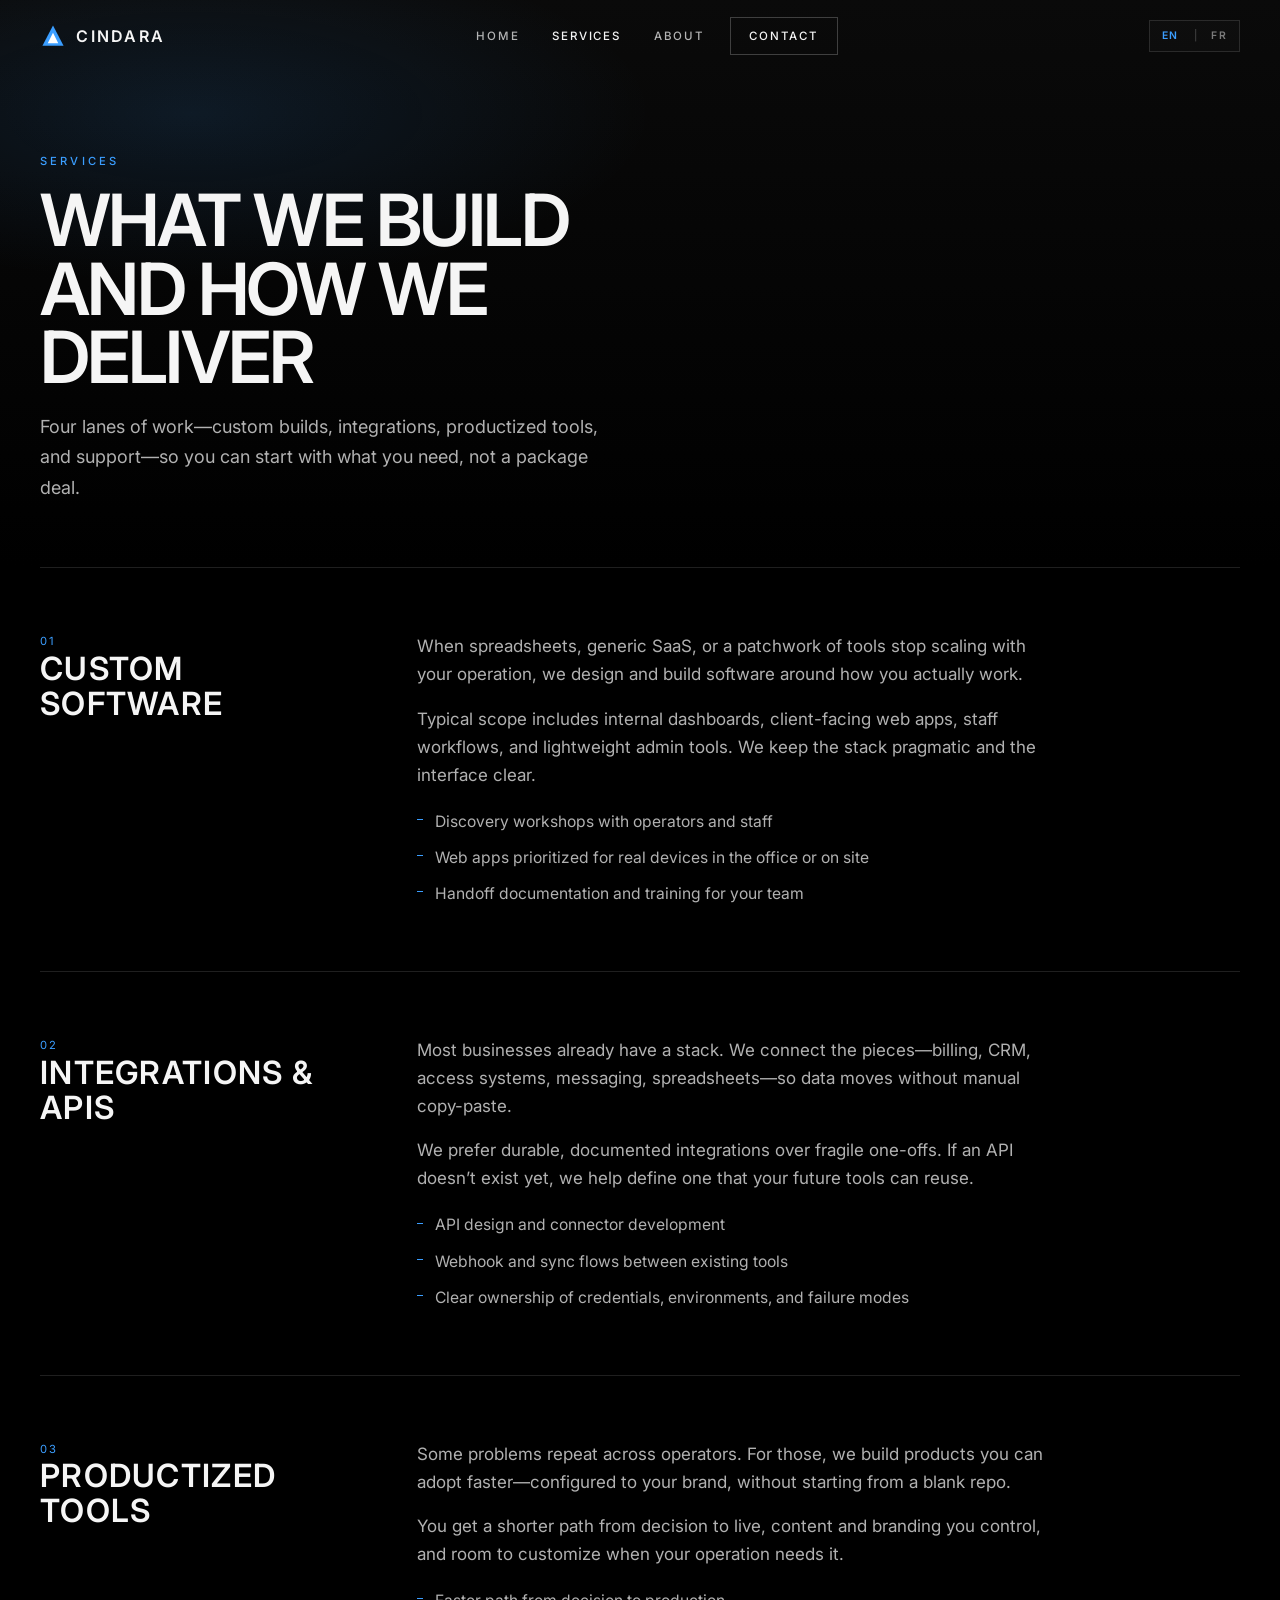
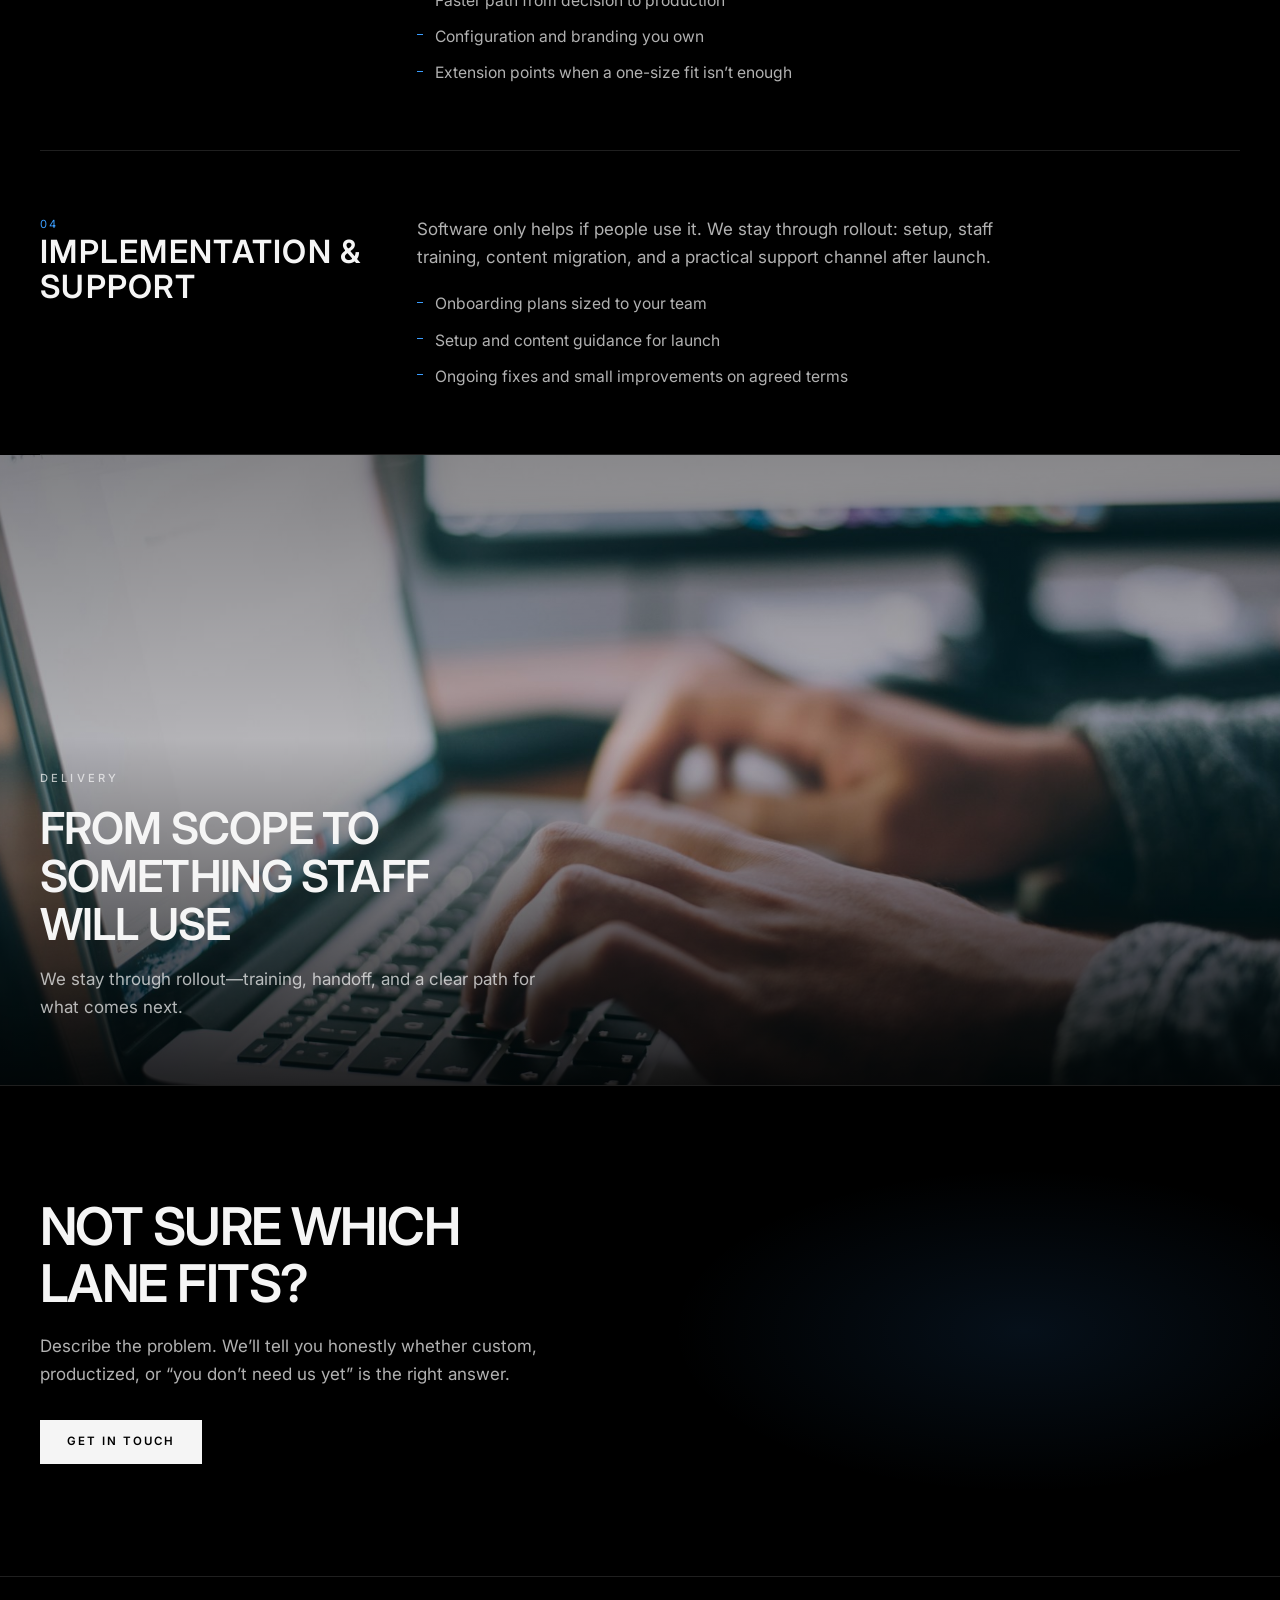
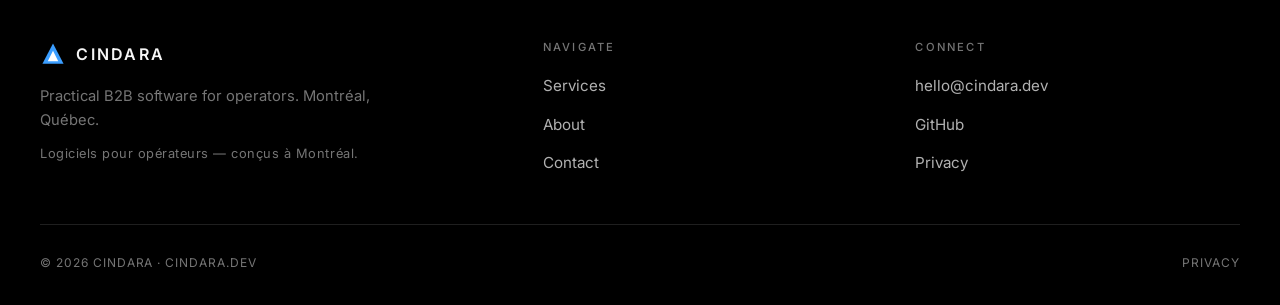
<file: services.html>
<!DOCTYPE html>
<html lang="en">
<head>
  <meta charset="UTF-8">
  <meta name="viewport" content="width=device-width, initial-scale=1">
  <meta name="description" content="Cindara services: custom software, integrations & APIs, productized tools, and implementation support." data-i18n-meta="meta.services.desc">
  <title data-i18n-doc-title="meta.services.title">Services — Cindara</title>
  <link rel="icon" href="favicon.svg" type="image/svg+xml">
  <link rel="preconnect" href="https://fonts.googleapis.com">
  <link rel="preconnect" href="https://fonts.gstatic.com" crossorigin>
  <link href="https://fonts.googleapis.com/css2?family=Inter:wght@400;500;600;700&display=swap" rel="stylesheet">
  <link rel="stylesheet" href="css/styles.css">
</head>
<body>
  <a class="skip-link" href="#main" data-i18n="skip">Skip to content</a>

  <header class="site-header">
    <div class="container header-inner">
      <a class="logo" href="index.html" aria-label="Cindara home" data-i18n-aria="logo.aria">
        <svg class="logo-mark" viewBox="0 0 32 32" fill="none" aria-hidden="true">
          <path d="M16 3L29 28H3L16 3Z" fill="#3B9EFF"/>
          <path d="M16 12L22.5 25H9.5L16 12Z" fill="#FFFFFF"/>
        </svg>
        Cindara
      </a>
      <nav class="nav-desktop" aria-label="Primary" data-i18n-aria="nav.primary">
        <a href="index.html" data-i18n="nav.home">Home</a>
        <a href="services.html" class="active" aria-current="page" data-i18n="nav.services">Services</a>
        <a href="about.html" data-i18n="nav.about">About</a>
        <a href="contact.html" class="nav-cta" data-i18n="nav.contact">Contact</a>
      </nav>
      <div class="header-actions">
        <div class="lang-switch" role="group" aria-label="Language" data-i18n-aria="lang.label">
          <button type="button" class="lang-btn is-active" data-lang="en" aria-pressed="true">EN</button>
          <span class="lang-sep" aria-hidden="true">|</span>
          <button type="button" class="lang-btn" data-lang="fr" aria-pressed="false">FR</button>
        </div>
        <button class="menu-toggle" type="button" aria-label="Open menu" data-i18n-aria="nav.open" aria-expanded="false" aria-controls="mobile-nav">
          <span></span><span></span><span></span>
        </button>
      </div>
    </div>
    <nav id="mobile-nav" class="nav-mobile" aria-label="Mobile" data-i18n-aria="nav.mobile">
      <a href="index.html" data-i18n="nav.home">Home</a>
        <a href="services.html" class="active" aria-current="page" data-i18n="nav.services">Services</a>
        <a href="about.html" data-i18n="nav.about">About</a>
        <a href="contact.html" class="nav-cta" data-i18n="nav.contact">Contact</a>
    </nav>
  </header>

  <main id="main">
    <div class="page-hero">
      <div class="container">
        <p class="eyebrow" data-i18n="services.eyebrow">Services</p>
        <h1 data-i18n="services.title">What we build and how we deliver</h1>
        <p class="lead" data-i18n="services.lead">Four lanes of work—custom builds, integrations, productized tools, and support—so you can start with what you need, not a package deal.</p>
      </div>
    </div>

    <div class="container">
      <article class="service-block reveal">
        <div>
          <p class="service-meta">01</p>
          <h2 data-i18n="services.s1.title">Custom software</h2>
        </div>
        <div class="body">
          <p data-i18n="services.s1.p1">When spreadsheets, generic SaaS, or a patchwork of tools stop scaling with your operation, we design and build software around how you actually work.</p>
          <p data-i18n="services.s1.p2">Typical scope includes internal dashboards, client-facing web apps, staff workflows, and lightweight admin tools. We keep the stack pragmatic and the interface clear.</p>
          <ul>
            <li data-i18n="services.s1.li1">Discovery workshops with operators and staff</li>
            <li data-i18n="services.s1.li2">Web apps prioritized for real devices in the office or on site</li>
            <li data-i18n="services.s1.li3">Handoff documentation and training for your team</li>
          </ul>
        </div>
      </article>

      <article class="service-block reveal">
        <div>
          <p class="service-meta">02</p>
          <h2 data-i18n="services.s2.title">Integrations &amp; APIs</h2>
        </div>
        <div class="body">
          <p data-i18n="services.s2.p1">Most businesses already have a stack. We connect the pieces—billing, CRM, access systems, messaging, spreadsheets—so data moves without manual copy-paste.</p>
          <p data-i18n="services.s2.p2">We prefer durable, documented integrations over fragile one-offs. If an API doesn’t exist yet, we help define one that your future tools can reuse.</p>
          <ul>
            <li data-i18n="services.s2.li1">API design and connector development</li>
            <li data-i18n="services.s2.li2">Webhook and sync flows between existing tools</li>
            <li data-i18n="services.s2.li3">Clear ownership of credentials, environments, and failure modes</li>
          </ul>
        </div>
      </article>

      <article class="service-block reveal">
        <div>
          <p class="service-meta">03</p>
          <h2 data-i18n="services.s3.title">Productized tools</h2>
        </div>
        <div class="body">
          <p data-i18n="services.s3.p1">Some problems repeat across operators. For those, we build products you can adopt faster—configured to your brand, without starting from a blank repo.</p>
          <p data-i18n="services.s3.p2">You get a shorter path from decision to live, content and branding you control, and room to customize when your operation needs it.</p>
          <ul>
            <li data-i18n="services.s3.li1">Faster path from decision to production</li>
            <li data-i18n="services.s3.li2">Configuration and branding you own</li>
            <li data-i18n="services.s3.li3">Extension points when a one-size fit isn’t enough</li>
          </ul>
        </div>
      </article>

      <article class="service-block reveal">
        <div>
          <p class="service-meta">04</p>
          <h2 data-i18n="services.s4.title">Implementation &amp; support</h2>
        </div>
        <div class="body">
          <p data-i18n="services.s4.p1">Software only helps if people use it. We stay through rollout: setup, staff training, content migration, and a practical support channel after launch.</p>
          <ul>
            <li data-i18n="services.s4.li1">Onboarding plans sized to your team</li>
            <li data-i18n="services.s4.li2">Setup and content guidance for launch</li>
            <li data-i18n="services.s4.li3">Ongoing fixes and small improvements on agreed terms</li>
          </ul>
        </div>
      </article>
    </div>

    <section class="bleed-panel" aria-label="Desk and code" data-i18n-aria="services.bleed.aria">
      <div class="bleed-panel__media" style="background-image: url('images/desk-hands.jpg')"></div>
      <div class="bleed-panel__shade"></div>
      <div class="bleed-panel__content reveal">
        <p class="eyebrow" data-i18n="services.bleed.eyebrow">Delivery</p>
        <h2 data-i18n="services.bleed.title">From scope to something staff will use</h2>
        <p data-i18n="services.bleed.body">We stay through rollout—training, handoff, and a clear path for what comes next.</p>
      </div>
    </section>

    <section class="cta-band">
      <div class="container reveal">
        <h2 data-i18n="services.cta.title">Not sure which lane fits?</h2>
        <p data-i18n="services.cta.body">Describe the problem. We’ll tell you honestly whether custom, productized, or “you don’t need us yet” is the right answer.</p>
        <div class="btn-group">
          <a class="btn btn-primary" href="contact.html" data-i18n="services.cta.btn">Get in touch</a>
        </div>
      </div>
    </section>
  </main>

  <footer class="site-footer">
    <div class="container">
      <div class="footer-grid">
        <div class="footer-brand">
          <a class="logo" href="index.html">
            <svg class="logo-mark" viewBox="0 0 32 32" fill="none" aria-hidden="true">
              <path d="M16 3L29 28H3L16 3Z" fill="#3B9EFF"/>
              <path d="M16 12L22.5 25H9.5L16 12Z" fill="#FFFFFF"/>
            </svg>
            Cindara
          </a>
          <p data-i18n="footer.tagline">Practical B2B software for operators. Montréal, Québec.</p>
          <p class="footer-fr" data-i18n="footer.taglineAlt">Logiciels pour opérateurs — conçus à Montréal.</p>
        </div>
        <div class="footer-col">
          <h4 data-i18n="footer.navigate">Navigate</h4>
          <ul>
            <li><a href="services.html" data-i18n="nav.services">Services</a></li>
            <li><a href="about.html" data-i18n="nav.about">About</a></li>
            <li><a href="contact.html" data-i18n="nav.contact">Contact</a></li>
          </ul>
        </div>
        <div class="footer-col">
          <h4 data-i18n="footer.connect">Connect</h4>
          <ul>
            <li><a href="mailto:hello@cindara.dev">hello@cindara.dev</a></li>
            <li><a href="https://github.com/alexbalut/cindara" rel="noopener noreferrer" target="_blank">GitHub</a></li>
            <li><a href="privacy.html" data-i18n="footer.privacy">Privacy</a></li>
          </ul>
        </div>
      </div>
      <div class="footer-bottom">
        <span data-i18n="footer.copy">© 2026 Cindara · cindara.dev</span>
        <span><a href="privacy.html" data-i18n="footer.privacy">Privacy</a></span>
      </div>
    </div>
  </footer>

  <script src="js/i18n.js"></script>
  <script src="js/main.js"></script>
</body>
</html>
</file>
<file: css/styles.css>
/* Cindara — dark cinematic luxury-tech */
:root {
  --bg: #000000;
  --bg-elevated: #0A0A0A;
  --bg-panel: #0F0F0F;
  --bg-muted: #141414;
  --line: rgba(255, 255, 255, 0.12);
  --line-strong: rgba(255, 255, 255, 0.22);
  --text: #F5F5F5;
  --text-soft: rgba(245, 245, 245, 0.72);
  --text-dim: rgba(245, 245, 245, 0.48);
  --accent: #3B9EFF;
  --accent-soft: rgba(59, 158, 255, 0.16);
  --accent-hover: #6BB5FF;
  --focus: #3B9EFF;
  --success: #3DDC97;
  --error: #FF5C6C;
  --header-h: 72px;
  --font: "Inter", system-ui, -apple-system, "Segoe UI", Roboto, sans-serif;
  --font-display: "Inter", system-ui, -apple-system, "Segoe UI", Roboto, sans-serif;
  --max: 1200px;
  --ease: cubic-bezier(0.22, 1, 0.36, 1);
  --ease-out: cubic-bezier(0.16, 1, 0.3, 1);
}

*, *::before, *::after { box-sizing: border-box; }

html {
  scroll-behavior: smooth;
  -webkit-text-size-adjust: 100%;
}

body {
  margin: 0;
  font-family: var(--font);
  font-size: 1.0625rem;
  line-height: 1.65;
  color: var(--text-soft);
  background: var(--bg);
  -webkit-font-smoothing: antialiased;
  -moz-osx-font-smoothing: grayscale;
  overflow-x: hidden;
}

img, svg { display: block; max-width: 100%; }
a { color: var(--accent); text-decoration: none; transition: color 0.2s var(--ease); }
a:hover { color: var(--accent-hover); }
ul, ol { margin: 0; padding: 0; }
li { list-style: none; }
h1, h2, h3, h4 {
  margin: 0;
  font-family: var(--font-display);
  font-weight: 600;
  letter-spacing: -0.02em;
  line-height: 1.1;
  color: var(--text);
}
p { margin: 0; }

.skip-link {
  position: absolute;
  top: -100%;
  left: 1rem;
  z-index: 1000;
  padding: 0.75rem 1.25rem;
  background: var(--accent);
  color: #000;
  font-weight: 600;
  letter-spacing: 0.04em;
  text-transform: uppercase;
  font-size: 0.75rem;
}
.skip-link:focus { top: 1rem; color: #000; }

.container {
  width: min(100% - 2.5rem, var(--max));
  margin-inline: auto;
}

/* —— Header / Nav —— */
.site-header {
  position: fixed;
  top: 0;
  left: 0;
  right: 0;
  z-index: 200;
  height: var(--header-h);
  background: transparent;
  transition: background 0.35s var(--ease), border-color 0.35s var(--ease), backdrop-filter 0.35s;
  border-bottom: 1px solid transparent;
}
.site-header.is-scrolled {
  background: rgba(0, 0, 0, 0.72);
  backdrop-filter: blur(16px);
  -webkit-backdrop-filter: blur(16px);
  border-bottom-color: var(--line);
}

.header-inner {
  display: flex;
  align-items: center;
  justify-content: space-between;
  height: var(--header-h);
}

.logo {
  display: flex;
  align-items: center;
  gap: 0.65rem;
  color: var(--text);
  font-weight: 600;
  font-size: 1rem;
  letter-spacing: 0.14em;
  text-transform: uppercase;
}
.logo:hover { color: var(--text); }
.logo-mark {
  width: 26px;
  height: 26px;
  flex-shrink: 0;
}

.nav-desktop {
  display: none;
  align-items: center;
  gap: 0.15rem;
}
.nav-desktop a {
  color: var(--text-soft);
  font-size: 0.72rem;
  font-weight: 500;
  letter-spacing: 0.16em;
  text-transform: uppercase;
  padding: 0.55rem 0.95rem;
  transition: color 0.2s;
}
.nav-desktop a:hover,
.nav-desktop a.active { color: var(--text); }
.nav-desktop .nav-cta {
  margin-left: 0.5rem;
  border: 1px solid var(--line-strong);
  color: var(--text) !important;
  padding: 0.55rem 1.1rem;
}
.nav-desktop .nav-cta:hover {
  border-color: var(--text);
  background: rgba(255, 255, 255, 0.04);
}

.menu-toggle {
  display: flex;
  flex-direction: column;
  justify-content: center;
  gap: 5px;
  width: 44px;
  height: 44px;
  padding: 10px;
  background: transparent;
  border: 1px solid var(--line);
  cursor: pointer;
  color: var(--text);
}
.menu-toggle span {
  display: block;
  height: 1px;
  width: 100%;
  background: currentColor;
  transition: transform 0.3s var(--ease), opacity 0.3s;
}
.menu-toggle[aria-expanded="true"] span:nth-child(1) {
  transform: translateY(6px) rotate(45deg);
}
.menu-toggle[aria-expanded="true"] span:nth-child(2) { opacity: 0; }
.menu-toggle[aria-expanded="true"] span:nth-child(3) {
  transform: translateY(-6px) rotate(-45deg);
}

.nav-mobile {
  position: fixed;
  inset: 0;
  z-index: 190;
  display: flex;
  flex-direction: column;
  justify-content: center;
  align-items: center;
  gap: 1.75rem;
  background: rgba(0, 0, 0, 0.96);
  opacity: 0;
  visibility: hidden;
  pointer-events: none;
  transition: opacity 0.35s var(--ease), visibility 0.35s;
}
.nav-mobile.open {
  opacity: 1;
  visibility: visible;
  pointer-events: auto;
}
.nav-mobile a {
  color: var(--text);
  font-size: 1.35rem;
  font-weight: 500;
  letter-spacing: 0.22em;
  text-transform: uppercase;
}
.nav-mobile a:hover,
.nav-mobile a.active { color: var(--accent); }
.nav-mobile .nav-cta {
  margin-top: 0.5rem;
  border: 1px solid var(--line-strong);
  padding: 0.75rem 1.5rem;
}

@media (min-width: 900px) {
  .nav-desktop { display: flex; }
  .menu-toggle { display: none; }
}

/* —— Buttons —— */
.btn {
  display: inline-flex;
  align-items: center;
  justify-content: center;
  gap: 0.5rem;
  padding: 0.95rem 1.6rem;
  font-family: inherit;
  font-size: 0.72rem;
  font-weight: 600;
  letter-spacing: 0.18em;
  text-transform: uppercase;
  border: 1px solid transparent;
  cursor: pointer;
  transition: background 0.25s var(--ease), color 0.25s, border-color 0.25s, transform 0.25s;
  text-decoration: none;
  line-height: 1;
}
.btn-primary {
  background: var(--text);
  color: #000 !important;
  border-color: var(--text);
}
.btn-primary:hover {
  background: transparent;
  color: var(--text) !important;
}
.btn-secondary {
  background: transparent;
  color: var(--text) !important;
  border-color: var(--line-strong);
}
.btn-secondary:hover {
  border-color: var(--text);
  background: rgba(255, 255, 255, 0.04);
}
.btn-group {
  display: flex;
  flex-wrap: wrap;
  gap: 0.85rem;
  margin-top: 2rem;
}

/* —— Typography helpers —— */
.eyebrow {
  margin: 0 0 1rem;
  font-size: 0.7rem;
  font-weight: 500;
  letter-spacing: 0.28em;
  text-transform: uppercase;
  color: var(--accent);
}
.lead {
  margin-top: 1.25rem;
  max-width: 36rem;
  font-size: 1.125rem;
  color: var(--text-soft);
  line-height: 1.7;
}
.section-header {
  max-width: 40rem;
  margin-bottom: 3.5rem;
}
.section-header h2 {
  font-size: clamp(1.85rem, 4vw, 2.75rem);
  letter-spacing: -0.03em;
  text-transform: uppercase;
}
.section-header p {
  margin-top: 1rem;
  color: var(--text-soft);
  font-size: 1.05rem;
}

/* —— Full-viewport cinematic hero —— */
.hero-cinematic {
  position: relative;
  min-height: 100vh;
  min-height: 100dvh;
  display: flex;
  align-items: flex-end;
  padding: calc(var(--header-h) + 2rem) 0 5rem;
  overflow: hidden;
  background: #000;
}
.hero-slides {
  position: absolute;
  inset: 0;
  z-index: 0;
}
.hero-slide {
  position: absolute;
  inset: 0;
  opacity: 0;
  transition: opacity 1.2s var(--ease);
  will-change: opacity;
}
.hero-slide.is-active { opacity: 1; }
.hero-slide__media {
  position: absolute;
  inset: -4%;
  background-size: cover;
  background-position: center;
  transform: scale(1.06);
  animation: kenburns 22s var(--ease-out) infinite alternate;
}
.hero-slide.is-active .hero-slide__media {
  animation-play-state: running;
}
.hero-cinematic.is-paused .hero-slide__media {
  animation-play-state: paused;
}
.hero-overlay {
  position: absolute;
  inset: 0;
  z-index: 1;
  background:
    linear-gradient(90deg, rgba(0,0,0,0.82) 0%, rgba(0,0,0,0.45) 48%, rgba(0,0,0,0.25) 100%),
    linear-gradient(0deg, rgba(0,0,0,0.75) 0%, rgba(0,0,0,0.15) 45%, rgba(0,0,0,0.4) 100%);
  pointer-events: none;
}
.hero-content {
  position: relative;
  z-index: 2;
  width: min(100% - 2.5rem, var(--max));
  margin-inline: auto;
  padding-bottom: 1rem;
}
.hero-content h1 {
  font-size: clamp(2.75rem, 9vw, 6.5rem);
  font-weight: 700;
  letter-spacing: -0.04em;
  line-height: 0.92;
  text-transform: uppercase;
  color: rgba(255, 255, 255, 0.92);
  max-width: 14ch;
}
.hero-lead {
  margin-top: 1.5rem;
  max-width: 32rem;
  font-size: 1.05rem;
  color: var(--text-soft);
}
.hero-fr {
  margin-top: 1.75rem;
  font-size: 0.8rem;
  letter-spacing: 0.06em;
  color: var(--text-dim);
}

.hero-controls {
  position: absolute;
  right: max(1.25rem, calc((100% - var(--max)) / 2));
  bottom: 2rem;
  z-index: 3;
  display: flex;
  align-items: center;
  gap: 0.85rem;
}
.hero-progress {
  display: flex;
  gap: 0.4rem;
}
.hero-progress button {
  width: 36px;
  height: 2px;
  padding: 0;
  border: 0;
  background: rgba(255, 255, 255, 0.25);
  cursor: pointer;
  position: relative;
  overflow: hidden;
}
.hero-progress button::after {
  content: "";
  position: absolute;
  inset: 0;
  background: #fff;
  transform: scaleX(0);
  transform-origin: left;
}
.hero-progress button.is-active::after {
  animation: progressFill 7s linear forwards;
}
.hero-cinematic.is-paused .hero-progress button.is-active::after {
  animation-play-state: paused;
}
.hero-pause {
  width: 36px;
  height: 36px;
  display: grid;
  place-items: center;
  background: transparent;
  border: 1px solid var(--line-strong);
  color: var(--text);
  cursor: pointer;
  clip-path: polygon(18% 0, 82% 0, 100% 50%, 82% 100%, 18% 100%, 0 50%);
}
.hero-pause:hover { border-color: var(--text); }
.hero-pause svg { width: 12px; height: 12px; }

@keyframes kenburns {
  from { transform: scale(1.04) translate3d(0, 0, 0); }
  to { transform: scale(1.14) translate3d(-1.5%, -1%, 0); }
}
@keyframes progressFill {
  from { transform: scaleX(0); }
  to { transform: scaleX(1); }
}

/* Page hero (inner pages) */
.page-hero {
  position: relative;
  padding: calc(var(--header-h) + 5rem) 0 4rem;
  overflow: hidden;
  background: var(--bg);
}
.page-hero::before {
  content: "";
  position: absolute;
  inset: 0;
  background:
    radial-gradient(ellipse 60% 50% at 15% 20%, rgba(59, 158, 255, 0.12), transparent 60%),
    linear-gradient(180deg, #0A0A0A 0%, #000 100%);
  pointer-events: none;
}
.page-hero .container { position: relative; z-index: 1; }
.page-hero h1 {
  font-size: clamp(2.4rem, 7vw, 4.5rem);
  text-transform: uppercase;
  letter-spacing: -0.035em;
  max-width: 14ch;
  line-height: 0.95;
}

/* Sections */
.section {
  padding: 7rem 0;
  background: var(--bg);
}
.section-tight { padding: 5rem 0; }
.section-dark {
  background: var(--bg-elevated);
  border-top: 1px solid var(--line);
  border-bottom: 1px solid var(--line);
}

/* Service / offering rows — no chubby cards */
.offer-grid {
  display: grid;
  gap: 0;
  border-top: 1px solid var(--line);
}
.offer-item {
  display: grid;
  gap: 1rem;
  padding: 2.25rem 0;
  border-bottom: 1px solid var(--line);
  transition: background 0.3s;
}
.offer-item:hover { background: rgba(255, 255, 255, 0.015); }
.offer-item .offer-num {
  font-size: 0.7rem;
  letter-spacing: 0.22em;
  color: var(--accent);
  text-transform: uppercase;
}
.offer-item h3 {
  font-size: 1.35rem;
  text-transform: uppercase;
  letter-spacing: 0.04em;
}
.offer-item p {
  color: var(--text-soft);
  max-width: 36rem;
}
.offer-item a {
  display: inline-block;
  margin-top: 0.35rem;
  font-size: 0.72rem;
  letter-spacing: 0.16em;
  text-transform: uppercase;
  color: var(--text);
  border-bottom: 1px solid var(--line-strong);
  padding-bottom: 0.15rem;
}
.offer-item a:hover { color: var(--accent); border-color: var(--accent); }

@media (min-width: 768px) {
  .offer-item {
    grid-template-columns: 4rem 1fr 1.4fr;
    align-items: start;
    gap: 2rem;
    padding: 2.75rem 0;
  }
}

/* Full-bleed image panels */
.bleed-panel {
  position: relative;
  min-height: 70vh;
  overflow: hidden;
  display: flex;
  align-items: flex-end;
}
.bleed-panel__media {
  position: absolute;
  inset: 0;
  background-size: cover;
  background-position: center;
  transform: scale(1.05);
  transition: transform 8s var(--ease-out);
}
.bleed-panel.is-inview .bleed-panel__media {
  transform: scale(1.12);
}
.bleed-panel__shade {
  position: absolute;
  inset: 0;
  background: linear-gradient(0deg, rgba(0,0,0,0.85) 0%, rgba(0,0,0,0.25) 55%, rgba(0,0,0,0.45) 100%);
}
.bleed-panel__content {
  position: relative;
  z-index: 1;
  width: min(100% - 2.5rem, var(--max));
  margin: 0 auto 4rem;
}
.bleed-panel__content h2 {
  font-size: clamp(1.75rem, 4vw, 2.75rem);
  text-transform: uppercase;
  max-width: 16ch;
}
.bleed-panel__content p {
  margin-top: 1rem;
  max-width: 32rem;
  color: var(--text-soft);
}

/* Process steps */
.steps {
  display: grid;
  gap: 0;
  counter-reset: step;
  border-top: 1px solid var(--line);
}
.step {
  counter-increment: step;
  padding: 2.5rem 0;
  border-bottom: 1px solid var(--line);
  display: grid;
  gap: 0.75rem;
}
.step::before {
  content: counter(step, decimal-leading-zero);
  font-size: 0.7rem;
  letter-spacing: 0.22em;
  color: var(--accent);
}
.step h3 {
  font-size: 1.25rem;
  text-transform: uppercase;
  letter-spacing: 0.06em;
}
.step p { color: var(--text-soft); max-width: 34rem; }

@media (min-width: 900px) {
  .steps {
    grid-template-columns: repeat(4, 1fr);
    border-top: 0;
    gap: 0;
  }
  .step {
    padding: 0 1.5rem 0 0;
    border-bottom: 0;
    border-right: 1px solid var(--line);
  }
  .step:last-child { border-right: 0; padding-right: 0; }
  .steps { border-top: 1px solid var(--line); padding-top: 2.5rem; }
}

/* Values */
.values {
  display: grid;
  gap: 0;
  border-top: 1px solid var(--line);
}
.value-card {
  padding: 2.5rem 0;
  border-bottom: 1px solid var(--line);
}
.value-card h3 {
  font-size: 1.15rem;
  text-transform: uppercase;
  letter-spacing: 0.06em;
  margin-bottom: 0.75rem;
}
.value-card p { color: var(--text-soft); max-width: 32rem; }

@media (min-width: 800px) {
  .values {
    grid-template-columns: repeat(3, 1fr);
    gap: 0;
    border-top: 1px solid var(--line);
  }
  .value-card {
    padding: 2.5rem 2rem 2.5rem 0;
    border-bottom: 0;
    border-right: 1px solid var(--line);
  }
  .value-card:last-child { border-right: 0; padding-right: 0; }
  .values { padding-top: 0.5rem; }
}

/* Services page blocks */
.service-block {
  display: grid;
  gap: 1.25rem;
  padding: 3.5rem 0;
  border-bottom: 1px solid var(--line);
}
.service-block:first-of-type { border-top: 1px solid var(--line); }
.service-meta {
  font-size: 0.7rem;
  letter-spacing: 0.22em;
  color: var(--accent);
  text-transform: uppercase;
}
.service-block h2 {
  font-size: clamp(1.5rem, 3vw, 2rem);
  text-transform: uppercase;
  letter-spacing: 0.04em;
}
.service-block .body p {
  color: var(--text-soft);
  margin-bottom: 1rem;
  max-width: 40rem;
}
.service-block .body ul {
  margin-top: 1.25rem;
  display: grid;
  gap: 0.65rem;
}
.service-block .body li {
  list-style: none;
  padding-left: 1.1rem;
  position: relative;
  color: var(--text-soft);
  font-size: 0.98rem;
}
.service-block .body li::before {
  content: "";
  position: absolute;
  left: 0;
  top: 0.65em;
  width: 6px;
  height: 1px;
  background: var(--accent);
}

@media (min-width: 800px) {
  .service-block {
    grid-template-columns: minmax(12rem, 0.4fr) 1fr;
    gap: 3rem;
    padding: 4rem 0;
  }
}

/* Prose / about */
.prose {
  max-width: 40rem;
  display: grid;
  gap: 1.25rem;
}
.prose p { color: var(--text-soft); font-size: 1.08rem; }
.prose strong { color: var(--text); font-weight: 600; }
.note-box {
  margin-top: 2.5rem;
  padding: 1.5rem 0;
  border-top: 1px solid var(--line);
  border-bottom: 1px solid var(--line);
  color: var(--text-soft);
  max-width: 40rem;
}
.note-box strong { color: var(--text); }

.photo-caption {
  margin-top: 0.85rem;
  font-size: 0.72rem;
  letter-spacing: 0.14em;
  text-transform: uppercase;
  color: var(--text-dim);
}

.figure-bleed {
  margin: 3rem 0 0;
}
.figure-bleed .photo-frame {
  position: relative;
  overflow: hidden;
  aspect-ratio: 16 / 9;
  background: #0A0A0A;
}
.figure-bleed .photo-frame::after {
  content: "";
  position: absolute;
  inset: 0;
  background: linear-gradient(180deg, rgba(0,0,0,0.15), rgba(0,0,0,0.45));
  pointer-events: none;
}
.figure-bleed img {
  width: 100%;
  height: 100%;
  object-fit: cover;
  filter: brightness(0.72) contrast(1.05);
}

/* CTA band */
.cta-band {
  padding: 7rem 0;
  border-top: 1px solid var(--line);
  background:
    radial-gradient(ellipse 50% 60% at 80% 50%, rgba(59, 158, 255, 0.1), transparent 55%),
    var(--bg);
}
.cta-band h2 {
  font-size: clamp(2rem, 5vw, 3.25rem);
  text-transform: uppercase;
  letter-spacing: -0.03em;
  max-width: 14ch;
}
.cta-band p {
  margin-top: 1.25rem;
  max-width: 32rem;
  color: var(--text-soft);
}

/* Contact */
.contact-grid {
  display: grid;
  gap: 3.5rem;
  padding-bottom: 6rem;
}
@media (min-width: 900px) {
  .contact-grid {
    grid-template-columns: 0.9fr 1.1fr;
    gap: 4rem;
    align-items: start;
  }
}
.contact-info h2 {
  font-size: 1.35rem;
  text-transform: uppercase;
  letter-spacing: 0.06em;
  margin-bottom: 1rem;
}
.contact-info > p {
  color: var(--text-soft);
  margin-bottom: 2rem;
  max-width: 28rem;
}
.next-steps {
  display: grid;
  gap: 1.35rem;
  margin-bottom: 2.5rem;
}
.next-steps li {
  display: flex;
  gap: 1rem;
  align-items: flex-start;
}
.next-num {
  flex-shrink: 0;
  width: 28px;
  height: 28px;
  display: grid;
  place-items: center;
  border: 1px solid var(--line-strong);
  font-size: 0.7rem;
  letter-spacing: 0.08em;
  color: var(--accent);
}
.next-steps strong {
  display: block;
  color: var(--text);
  font-size: 0.95rem;
  margin-bottom: 0.2rem;
}
.next-steps span { color: var(--text-dim); font-size: 0.9rem; }
.contact-email p {
  font-size: 0.72rem;
  letter-spacing: 0.16em;
  text-transform: uppercase;
  color: var(--text-dim);
  margin-bottom: 0.5rem;
}
.contact-email a {
  font-size: 1.15rem;
  color: var(--text);
  letter-spacing: 0.02em;
}
.contact-email a:hover { color: var(--accent); }

.form-card {
  border: 1px solid var(--line);
  background: var(--bg-panel);
  padding: 2rem;
  position: relative;
}
@media (min-width: 600px) {
  .form-card { padding: 2.5rem; }
}
.form-card.submitted .form-fields { display: none; }
.form-success {
  display: none;
  text-align: center;
  padding: 2rem 0.5rem;
  outline: none;
}
.form-success.show { display: block; }
.form-success svg {
  margin: 0 auto 1.25rem;
  color: var(--success);
}
.form-success h3 {
  text-transform: uppercase;
  letter-spacing: 0.08em;
  margin-bottom: 0.75rem;
}
.form-success p { color: var(--text-soft); max-width: 28rem; margin-inline: auto; }

.form-row {
  display: grid;
  gap: 1.25rem;
}
@media (min-width: 600px) {
  .form-row { grid-template-columns: 1fr 1fr; }
}
.form-group {
  margin-bottom: 1.25rem;
}
.form-group label {
  display: block;
  margin-bottom: 0.5rem;
  font-size: 0.7rem;
  letter-spacing: 0.16em;
  text-transform: uppercase;
  color: var(--text-dim);
}
.form-group .hint { color: var(--text-dim); letter-spacing: 0.04em; text-transform: none; }
.form-group input,
.form-group select,
.form-group textarea {
  width: 100%;
  padding: 0.9rem 1rem;
  background: #000;
  border: 1px solid var(--line);
  color: var(--text);
  font-family: inherit;
  font-size: 1rem;
  border-radius: 0;
  transition: border-color 0.2s;
}
.form-group input:focus,
.form-group select:focus,
.form-group textarea:focus {
  outline: none;
  border-color: var(--accent);
}
.form-group input.error,
.form-group select.error,
.form-group textarea.error {
  border-color: var(--error);
}
.form-group textarea {
  min-height: 140px;
  resize: vertical;
}
.form-group select {
  appearance: none;
  background-image: url("data:image/svg+xml,%3Csvg xmlns='http://www.w3.org/2000/svg' width='12' height='8' fill='none'%3E%3Cpath stroke='%23F5F5F5' stroke-width='1.5' d='M1 1l5 5 5-5'/%3E%3C/svg%3E");
  background-repeat: no-repeat;
  background-position: right 1rem center;
  padding-right: 2.5rem;
}
.field-error {
  margin-top: 0.4rem;
  font-size: 0.8rem;
  color: var(--error);
  display: none;
}
.field-error.show { display: block; }

/* Legal */
.legal {
  max-width: 42rem;
  padding-bottom: 6rem;
  display: grid;
  gap: 1rem;
}
.legal h2 {
  margin-top: 2rem;
  font-size: 1.1rem;
  text-transform: uppercase;
  letter-spacing: 0.08em;
}
.legal p { color: var(--text-soft); }

/* Footer */
.site-footer {
  border-top: 1px solid var(--line);
  background: #000;
  padding: 4rem 0 2rem;
}
.footer-grid {
  display: grid;
  gap: 2.5rem;
  margin-bottom: 3rem;
}
@media (min-width: 700px) {
  .footer-grid {
    grid-template-columns: 1.4fr 1fr 1fr;
    gap: 3rem;
  }
}
.footer-brand .logo { margin-bottom: 1rem; }
.footer-brand p {
  color: var(--text-dim);
  font-size: 0.92rem;
  max-width: 22rem;
}
.footer-fr {
  margin-top: 0.65rem !important;
  font-size: 0.8rem !important;
  letter-spacing: 0.04em;
}
.footer-col h4 {
  font-size: 0.7rem;
  letter-spacing: 0.2em;
  text-transform: uppercase;
  color: var(--text-dim);
  margin-bottom: 1.1rem;
  font-weight: 500;
}
.footer-col ul { display: grid; gap: 0.65rem; }
.footer-col a {
  color: var(--text-soft);
  font-size: 0.95rem;
}
.footer-col a:hover { color: var(--text); }
.footer-bottom {
  display: flex;
  flex-wrap: wrap;
  justify-content: space-between;
  gap: 1rem;
  padding-top: 1.75rem;
  border-top: 1px solid var(--line);
  font-size: 0.75rem;
  letter-spacing: 0.08em;
  text-transform: uppercase;
  color: var(--text-dim);
}
.footer-bottom a { color: var(--text-dim); }
.footer-bottom a:hover { color: var(--text); }

/* Scroll reveals */
.reveal {
  opacity: 0;
  transform: translateY(28px);
  transition: opacity 0.9s var(--ease-out), transform 0.9s var(--ease-out);
}
.reveal.is-visible {
  opacity: 1;
  transform: translateY(0);
}

/* Reduced motion */
@media (prefers-reduced-motion: reduce) {
  html { scroll-behavior: auto; }
  *, *::before, *::after {
    animation-duration: 0.01ms !important;
    animation-iteration-count: 1 !important;
    transition-duration: 0.01ms !important;
  }
  .reveal {
    opacity: 1;
    transform: none;
  }
  .hero-slide__media,
  .bleed-panel__media {
    transform: none !important;
    animation: none !important;
  }
  .hero-progress button.is-active::after {
    animation: none !important;
    transform: scaleX(1);
  }
}

/* —— Language switcher —— */
.lang-switch {
  display: inline-flex;
  align-items: center;
  gap: 0.35rem;
  margin-left: 0.75rem;
  margin-right: 0.35rem;
  padding: 0.2rem 0.15rem;
  border: 1px solid var(--line);
  background: rgba(255, 255, 255, 0.02);
}
.lang-btn {
  appearance: none;
  border: 0;
  background: transparent;
  color: var(--text-dim);
  font-family: inherit;
  font-size: 0.65rem;
  font-weight: 600;
  letter-spacing: 0.18em;
  text-transform: uppercase;
  padding: 0.4rem 0.55rem;
  cursor: pointer;
  line-height: 1;
  transition: color 0.2s var(--ease);
}
.lang-btn:hover { color: var(--text-soft); }
.lang-btn.is-active {
  color: var(--accent);
}
.lang-btn:focus-visible {
  outline: 2px solid var(--focus);
  outline-offset: 2px;
}
.lang-sep {
  color: var(--text-dim);
  font-size: 0.65rem;
  opacity: 0.55;
  user-select: none;
}
.header-actions {
  display: flex;
  align-items: center;
  gap: 0.35rem;
}
@media (min-width: 900px) {
  .lang-switch {
    margin-left: 1rem;
    margin-right: 0;
  }
}
</file>
